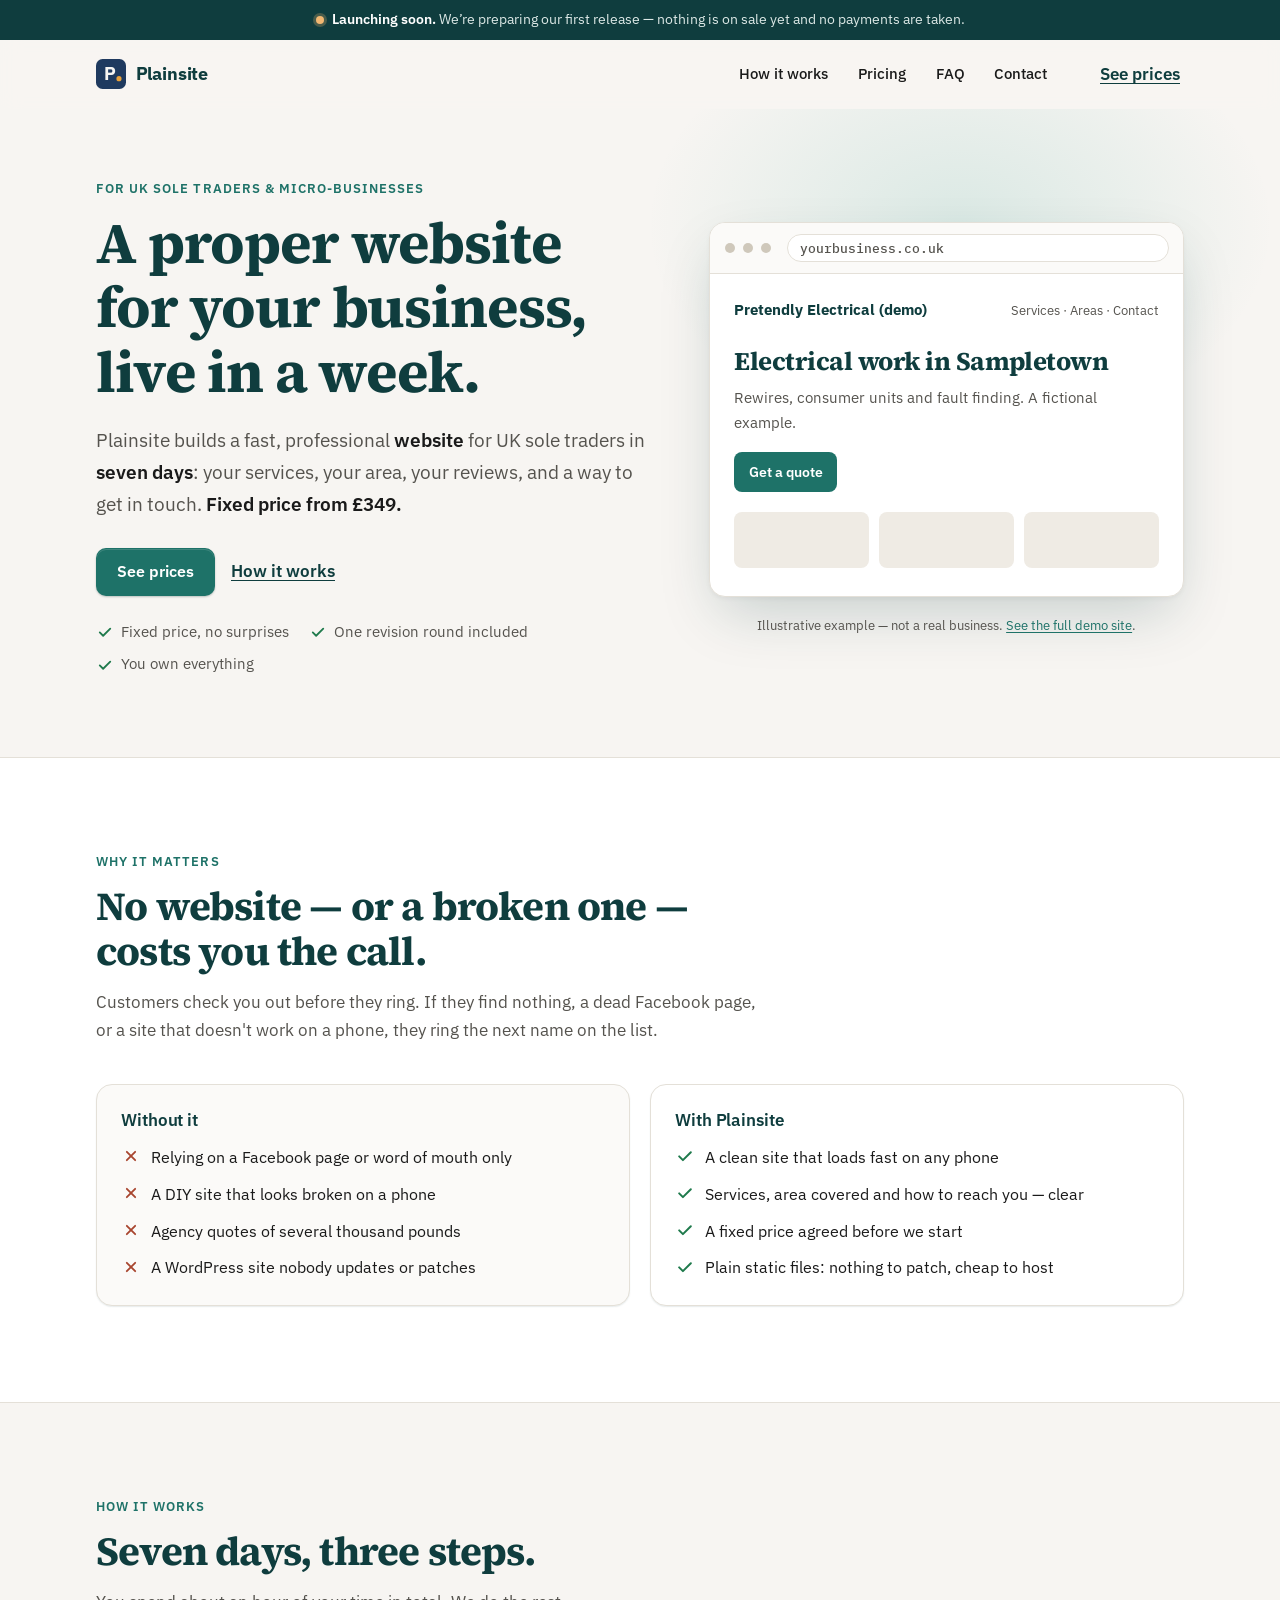
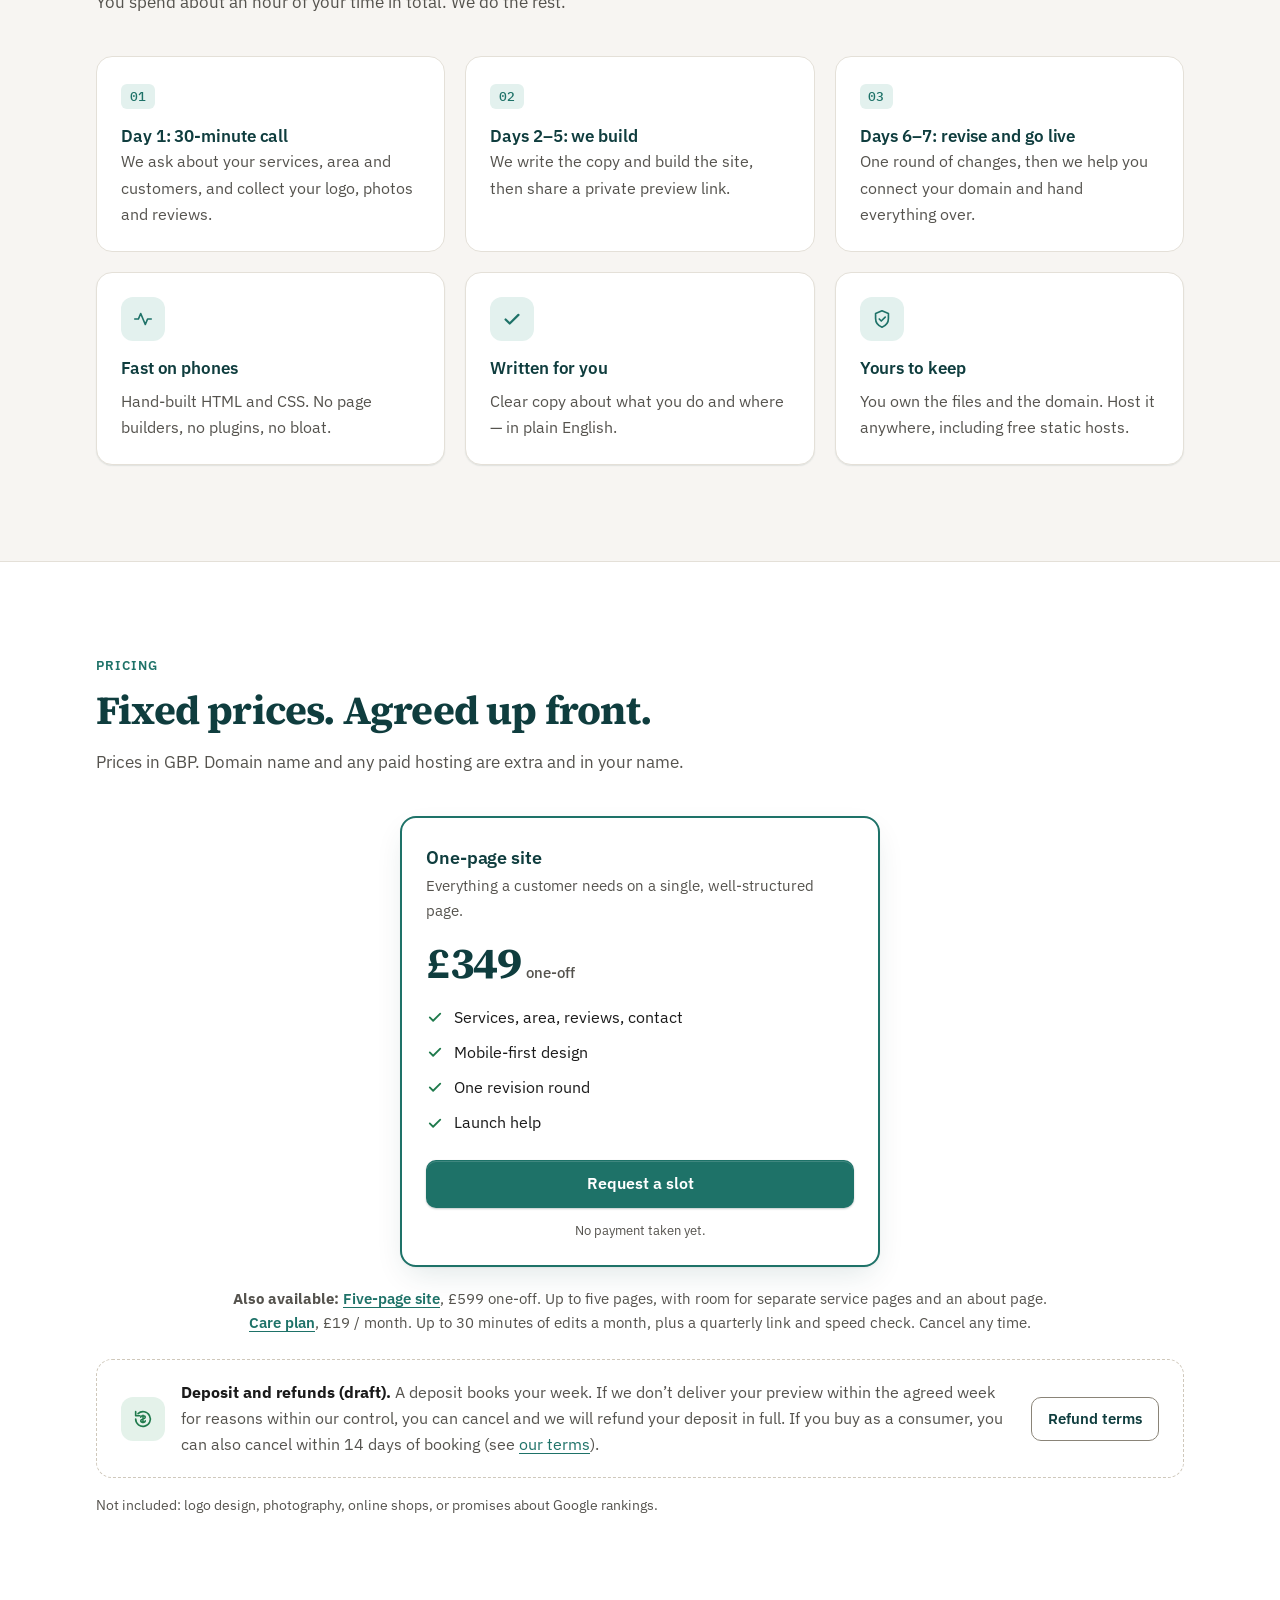
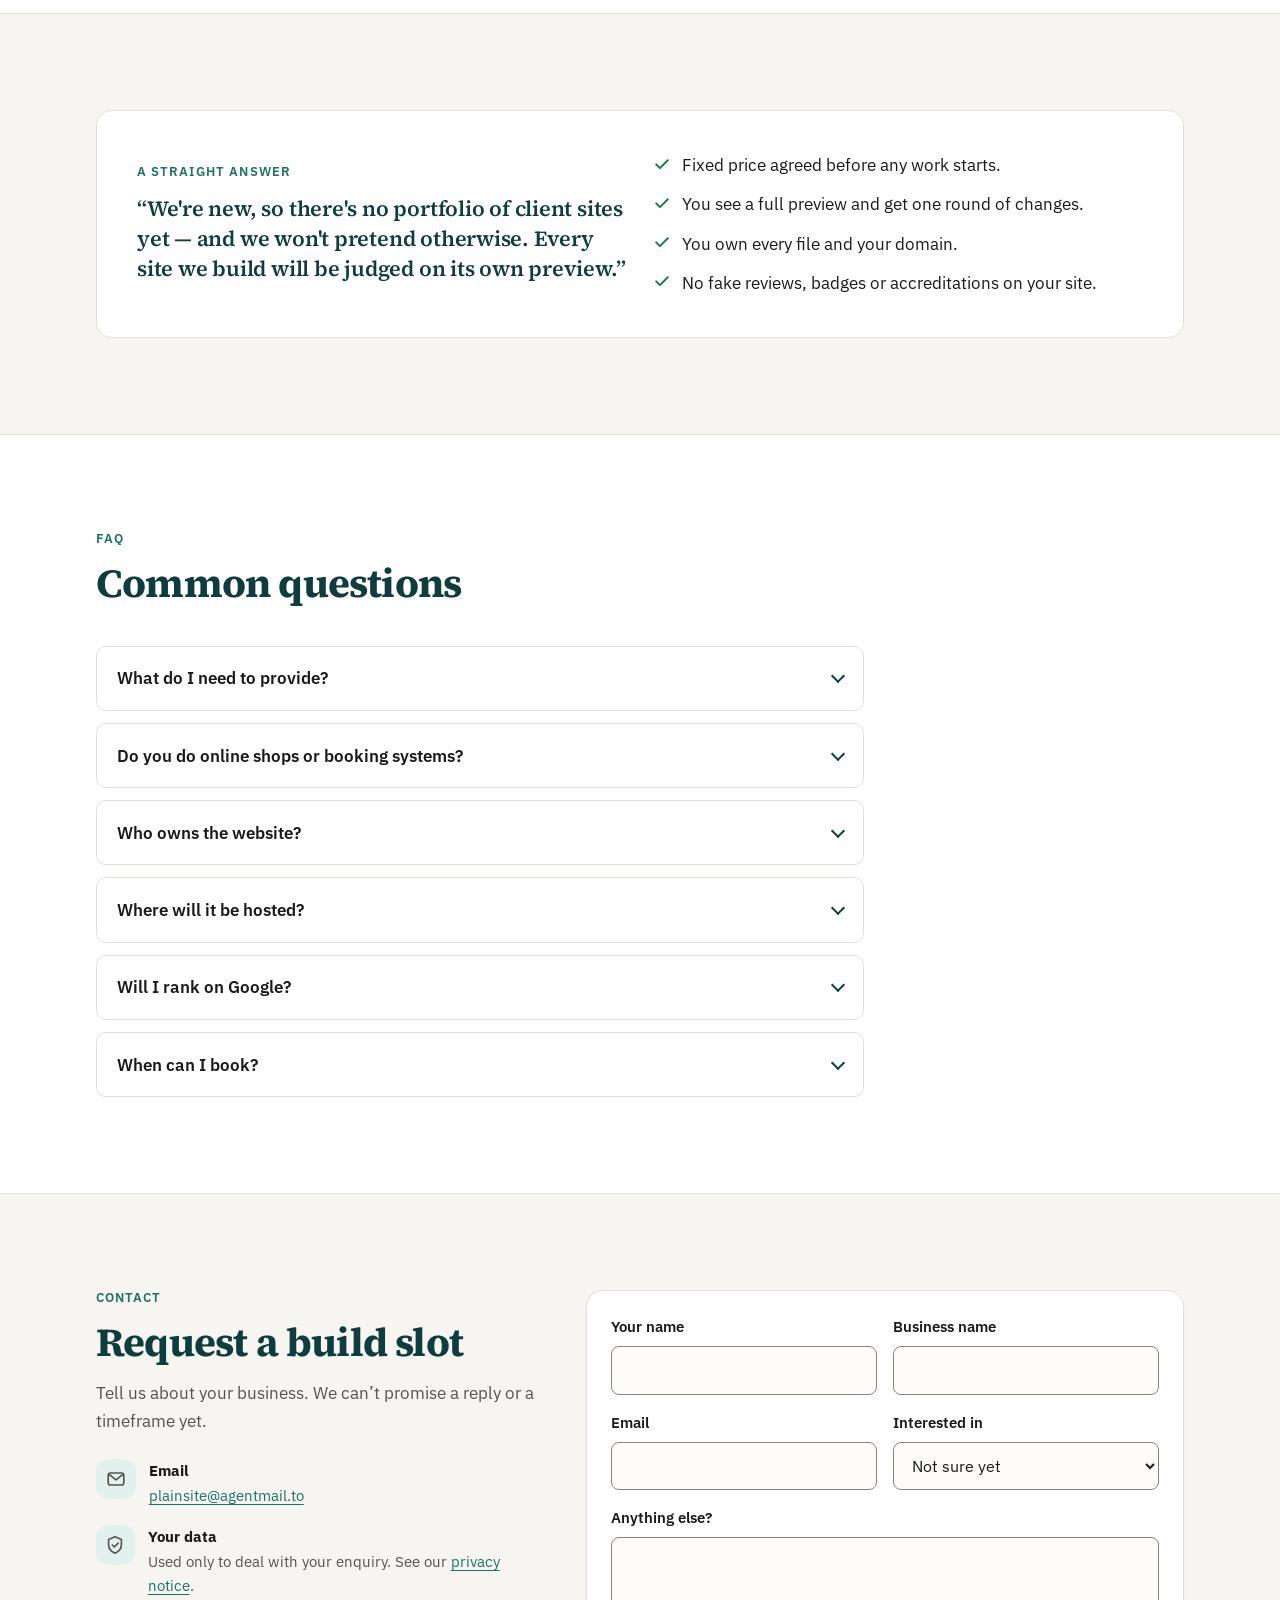
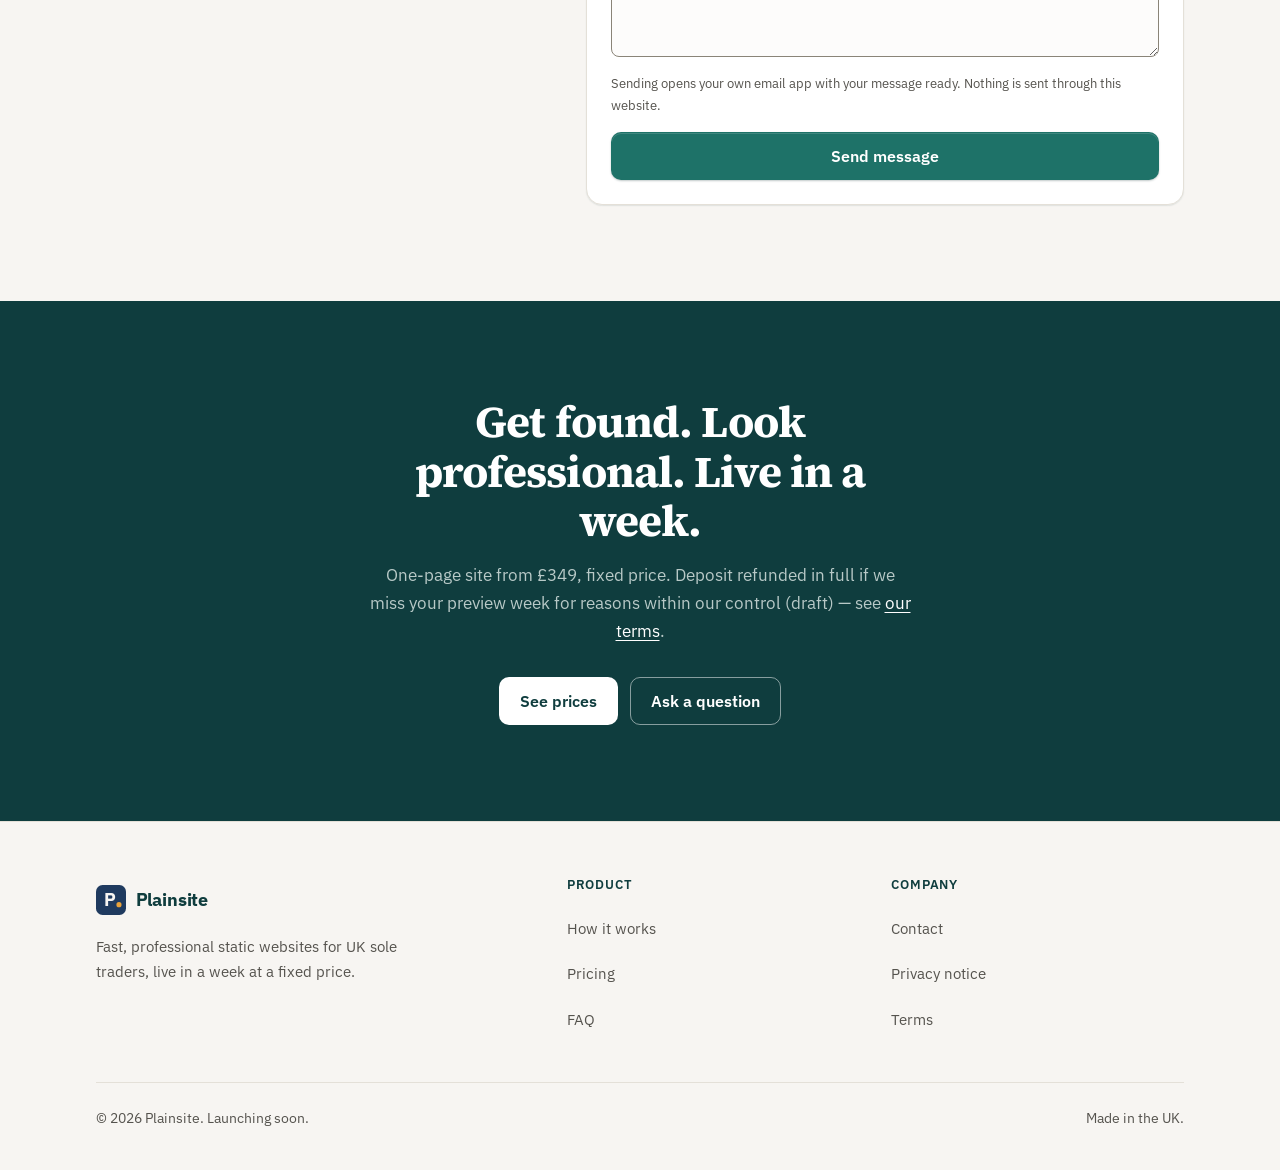
<file: index.html>
<!doctype html>
<html lang="en-GB">
<head>
  <meta charset="utf-8">
  <meta name="viewport" content="width=device-width, initial-scale=1">
  <meta http-equiv="Content-Security-Policy" content="default-src 'self'; img-src 'self' data: https://localreplyloop.goatcounter.com; style-src 'self'; script-src 'self'; font-src 'self'; connect-src 'self'; form-action 'self'; base-uri 'self'; object-src 'none'">
  <meta name="referrer" content="strict-origin-when-cross-origin">
  <title>Plainsite — websites for UK sole traders, live in a week</title>
  <meta name="description" content="A fast, professional website for UK sole traders in seven days. Fixed price from £349, one revision round, no WordPress to maintain.">
  <meta name="theme-color" content="#1F3A5F">
  <meta property="og:type" content="website">
  <meta property="og:title" content="Plainsite — websites for UK sole traders, live in a week">
  <meta property="og:description" content="A fast, professional website for UK sole traders in seven days. Fixed price from £349, one revision round, no WordPress to maintain.">
  <meta property="og:image" content="https://evanturner557-del.github.io/plainsite/assets/og.png">
  <meta property="og:image:width" content="1200">
  <meta property="og:image:height" content="630">
  <meta property="og:image:alt" content="Plainsite logo with the headline: A proper website for your business, live in a week.">
  <meta property="og:site_name" content="Plainsite">
  <meta property="og:locale" content="en_GB">
  <meta property="og:url" content="https://evanturner557-del.github.io/plainsite/">
  <meta name="twitter:card" content="summary_large_image">
  <meta name="twitter:title" content="Plainsite — websites for UK sole traders, live in a week">
  <meta name="twitter:description" content="A fast, professional website for UK sole traders in seven days. Fixed price from £349, one revision round, no WordPress to maintain.">
  <meta name="twitter:image" content="https://evanturner557-del.github.io/plainsite/assets/og.png">
  <meta name="twitter:image:alt" content="Plainsite logo with the headline: A proper website for your business, live in a week.">
  <link rel="canonical" href="https://evanturner557-del.github.io/plainsite/">
  <link rel="icon" href="assets/favicon.svg" type="image/svg+xml">
  <link rel="preload" href="_shared/fonts/source-serif-4-latin-700-normal.woff2" as="font" type="font/woff2" crossorigin>
  <link rel="preload" href="_shared/fonts/ibm-plex-sans-latin-400-normal.woff2" as="font" type="font/woff2" crossorigin>
  <link rel="stylesheet" href="_shared/kit.css">
  <link rel="stylesheet" href="assets/site.css">
  <script src="assets/config.js"></script>
  <script src="assets/analytics.js" defer></script>
  <script src="_shared/kit.js" defer></script>
  <script type="application/ld+json">{"@context": "https://schema.org", "@type": "Organization", "name": "Plainsite", "url": "https://evanturner557-del.github.io/plainsite/", "logo": "https://evanturner557-del.github.io/plainsite/assets/favicon.svg", "description": "A fast, professional website for UK sole traders in seven days. Fixed price from £349, one revision round, no WordPress to maintain."}</script>
</head>
<body>
<svg width="0" height="0" aria-hidden="true" focusable="false" class="x-s5">
  <symbol id="i-check" viewBox="0 0 24 24"><path d="m5 12.5 4.5 4.5L19 7.5" fill="none" stroke="currentColor" stroke-width="2.4" stroke-linecap="round" stroke-linejoin="round"/></symbol>
  <symbol id="i-x" viewBox="0 0 24 24"><path d="M7 7l10 10M17 7 7 17" fill="none" stroke="currentColor" stroke-width="2.2" stroke-linecap="round"/></symbol>
  <symbol id="i-star" viewBox="0 0 24 24"><path d="m12 2.8 2.8 5.9 6.4.8-4.7 4.4 1.2 6.4L12 17.2l-5.7 3.1 1.2-6.4-4.7-4.4 6.4-.8z" fill="currentColor"/></symbol>
  <symbol id="i-chat" viewBox="0 0 24 24"><path d="M4 6.5A2.5 2.5 0 0 1 6.5 4h11A2.5 2.5 0 0 1 20 6.5v7a2.5 2.5 0 0 1-2.5 2.5H11l-4.5 4v-4A2.5 2.5 0 0 1 4 13.5z" fill="none" stroke="currentColor" stroke-width="1.8" stroke-linejoin="round"/></symbol>
  <symbol id="i-shield" viewBox="0 0 24 24"><path d="M12 3 5 6v5.5c0 4.3 3 7.9 7 9.5 4-1.6 7-5.2 7-9.5V6z" fill="none" stroke="currentColor" stroke-width="1.8" stroke-linejoin="round"/><path d="m9 12 2.2 2.2L15.5 10" fill="none" stroke="currentColor" stroke-width="1.8" stroke-linecap="round" stroke-linejoin="round"/></symbol>
  <symbol id="i-pin" viewBox="0 0 24 24"><path d="M12 21s-6.5-5.6-6.5-11a6.5 6.5 0 0 1 13 0c0 5.4-6.5 11-6.5 11z" fill="none" stroke="currentColor" stroke-width="1.8"/><circle cx="12" cy="10" r="2.3" fill="none" stroke="currentColor" stroke-width="1.8"/></symbol>
  <symbol id="i-pulse" viewBox="0 0 24 24"><path d="M3 12h4l2.5-6 5 12 2.5-6h4" fill="none" stroke="currentColor" stroke-width="1.8" stroke-linecap="round" stroke-linejoin="round"/></symbol>
  <symbol id="i-user" viewBox="0 0 24 24"><circle cx="12" cy="8.5" r="3.5" fill="none" stroke="currentColor" stroke-width="1.8"/><path d="M5 20c.8-3.6 3.6-5.5 7-5.5s6.2 1.9 7 5.5" fill="none" stroke="currentColor" stroke-width="1.8" stroke-linecap="round"/></symbol>
  <symbol id="i-cross" viewBox="0 0 24 24"><rect x="4" y="4" width="16" height="16" rx="4" fill="none" stroke="currentColor" stroke-width="1.8"/><path d="M12 8.5v7M8.5 12h7" stroke="currentColor" stroke-width="1.8" stroke-linecap="round"/></symbol>
  <symbol id="i-mail" viewBox="0 0 24 24"><rect x="3.5" y="5.5" width="17" height="13" rx="2.5" fill="none" stroke="currentColor" stroke-width="1.8"/><path d="m4.5 7 7.5 6 7.5-6" fill="none" stroke="currentColor" stroke-width="1.8" stroke-linejoin="round"/></symbol>
  <symbol id="i-clock" viewBox="0 0 24 24"><circle cx="12" cy="12" r="8.5" fill="none" stroke="currentColor" stroke-width="1.8"/><path d="M12 7.5V12l3 2" fill="none" stroke="currentColor" stroke-width="1.8" stroke-linecap="round"/></symbol>
  <symbol id="i-info" viewBox="0 0 24 24"><circle cx="12" cy="12" r="9" fill="none" stroke="currentColor" stroke-width="2"/><path d="M12 11v5.5M12 7.6v.1" stroke="currentColor" stroke-width="2.2" stroke-linecap="round"/></symbol>
  <symbol id="i-refund" viewBox="0 0 24 24"><path d="M4 12a8 8 0 1 0 2.6-5.9M4 4v4.5h4.5" fill="none" stroke="currentColor" stroke-width="1.8" stroke-linecap="round" stroke-linejoin="round"/><path d="M12 8v8M9.5 10.2c0-1 1.1-1.7 2.5-1.7s2.5.7 2.5 1.7c0 2.3-5 1.3-5 3.6 0 1 1.1 1.7 2.5 1.7s2.5-.7 2.5-1.7" fill="none" stroke="currentColor" stroke-width="1.6" stroke-linecap="round"/></symbol>
  <symbol id="i-menu" viewBox="0 0 24 24"><path d="M4 7h16M4 12h16M4 17h16" stroke="currentColor" stroke-width="2" stroke-linecap="round"/></symbol>
</svg>
<a class="skip-link" href="#main">Skip to content</a>
<div class="announce" role="region" aria-label="Site notice"><div class="container"><span class="dot" aria-hidden="true"></span><span><strong>Launching soon.</strong> We’re preparing our first release — nothing is on sale yet and no payments are taken.</span></div></div>
<header class="site-header">
  <div class="container">
    <a class="brand" href="./"><svg viewBox="0 0 64 64" aria-hidden="true"><rect width="64" height="64" rx="14" fill="#1F3A5F"/><text x="30" y="45" text-anchor="middle" font-family="Source Serif 4, Georgia, serif" font-weight="700" font-size="38" fill="#F7F5F2">P</text><circle cx="49" cy="42" r="5.5" fill="#E9A23B"/></svg>Plainsite</a>
    <nav class="nav" aria-label="Primary"><a href="#how">How it works</a><a href="#pricing">Pricing</a><a href="#faq">FAQ</a><a href="#contact">Contact</a></nav>
    <a class="header-cta header-link" href="#pricing" data-cta="header">See prices</a>
    <button class="nav-toggle" type="button" aria-controls="mobile-nav" aria-expanded="false" aria-label="Open menu"><svg aria-hidden="true"><use href="#i-menu"/></svg></button>
  </div>
  <nav class="mobile-nav" id="mobile-nav" aria-label="Mobile"><a href="#how">How it works</a><a href="#pricing">Pricing</a><a href="#faq">FAQ</a><a href="#contact">Contact</a><a href="#pricing" data-cta="mobile-nav">See prices</a></nav>
</header>
<main id="main">
  <section class="hero">
    <div class="container hero__grid">
      <div>
        <span class="eyebrow">For UK sole traders &amp; micro-businesses</span>
        <h1>A proper website for your business, live in a week.</h1>
        <p class="lede">Plainsite builds a fast, professional <strong>website</strong> for UK sole traders in <strong>seven days</strong>: your services, your area, your reviews, and a way to get in touch. <strong>Fixed price from £349.</strong></p>
        <div class="btn-row">
          <a class="btn btn--primary" href="#pricing" data-cta="hero">See prices</a>
          <a class="text-link" href="#how" data-cta="hero-secondary">How it works</a>
        </div>
        <ul class="assurances"><li><svg aria-hidden="true"><use href="#i-check"/></svg>Fixed price, no surprises</li><li><svg aria-hidden="true"><use href="#i-check"/></svg>One revision round included</li><li><svg aria-hidden="true"><use href="#i-check"/></svg>You own everything</li></ul>
      </div>
      <figure class="mock x-s6" aria-label="Illustrative example of a finished website">
        <div class="browser"><div class="browser__bar"><i></i><i></i><i></i><span class="browser__url">yourbusiness.co.uk</span></div>
          <div class="browser__body"><div class="browser__nav"><b>Pretendly Electrical (demo)</b><span>Services · Areas · Contact</span></div>
            <p class="browser__h">Electrical work in Sampletown</p><p class="browser__p">Rewires, consumer units and fault finding. A fictional example.</p><span class="browser__cta">Get a quote</span>
            <div class="browser__tiles"><span></span><span></span><span></span></div></div></div><figcaption class="mock__caption">Illustrative example — not a real business. <a href="demo/">See the full demo site</a>.</figcaption></figure>
    </div>
  </section>
  <section class="section section--tint" id="why">
    <div class="container">
      <div class="section-head"><span class="eyebrow">Why it matters</span><h2>No website — or a broken one — costs you the call.</h2><p>Customers check you out before they ring. If they find nothing, a dead Facebook page, or a site that doesn&#x27;t work on a phone, they ring the next name on the list.</p></div>
      <div class="contrast">
        <div class="card card--before"><h3>Without it</h3><ul><li><svg class="x" aria-hidden="true"><use href="#i-x"/></svg>Relying on a Facebook page or word of mouth only</li><li><svg class="x" aria-hidden="true"><use href="#i-x"/></svg>A DIY site that looks broken on a phone</li><li><svg class="x" aria-hidden="true"><use href="#i-x"/></svg>Agency quotes of several thousand pounds</li><li><svg class="x" aria-hidden="true"><use href="#i-x"/></svg>A WordPress site nobody updates or patches</li></ul></div>
        <div class="card"><h3>With Plainsite</h3><ul><li><svg class="ok" aria-hidden="true"><use href="#i-check"/></svg>A clean site that loads fast on any phone</li><li><svg class="ok" aria-hidden="true"><use href="#i-check"/></svg>Services, area covered and how to reach you — clear</li><li><svg class="ok" aria-hidden="true"><use href="#i-check"/></svg>A fixed price agreed before we start</li><li><svg class="ok" aria-hidden="true"><use href="#i-check"/></svg>Plain static files: nothing to patch, cheap to host</li></ul></div>
      </div>
    </div>
  </section>
  <section class="section" id="how">
    <div class="container">
      <div class="section-head"><span class="eyebrow">How it works</span><h2>Seven days, three steps.</h2><p>You spend about an hour of your time in total. We do the rest.</p></div>
      <div class="steps"><div class="step"><span class="step__n">01</span><h3>Day 1: 30-minute call</h3><p>We ask about your services, area and customers, and collect your logo, photos and reviews.</p></div><div class="step"><span class="step__n">02</span><h3>Days 2–5: we build</h3><p>We write the copy and build the site, then share a private preview link.</p></div><div class="step"><span class="step__n">03</span><h3>Days 6–7: revise and go live</h3><p>One round of changes, then we help you connect your domain and hand everything over.</p></div></div>
      <div class="grid grid--3 x-s7"><div class="card"><div class="icon"><svg aria-hidden="true"><use href="#i-pulse"/></svg></div><h3>Fast on phones</h3><p>Hand-built HTML and CSS. No page builders, no plugins, no bloat.</p></div><div class="card"><div class="icon"><svg aria-hidden="true"><use href="#i-check"/></svg></div><h3>Written for you</h3><p>Clear copy about what you do and where — in plain English.</p></div><div class="card"><div class="icon"><svg aria-hidden="true"><use href="#i-shield"/></svg></div><h3>Yours to keep</h3><p>You own the files and the domain. Host it anywhere, including free static hosts.</p></div></div>
    </div>
  </section>
  <section class="section section--tint" id="pricing">
    <div class="container">
      <div class="section-head"><span class="eyebrow">Pricing</span><h2>Fixed prices. Agreed up front.</h2><p>Prices in GBP. Domain name and any paid hosting are extra and in your name.</p></div>
      <div class="pricing pricing--single"><article class="tier tier--featured"><h3>One-page site</h3><p class="tier__for">Everything a customer needs on a single, well-structured page.</p>
          <p class="price"><b>£349</b><span>one-off</span></p><ul class="checks"><li><svg aria-hidden="true"><use href="#i-check"/></svg>Services, area, reviews, contact</li><li><svg aria-hidden="true"><use href="#i-check"/></svg>Mobile-first design</li><li><svg aria-hidden="true"><use href="#i-check"/></svg>One revision round</li><li><svg aria-hidden="true"><use href="#i-check"/></svg>Launch help</li></ul><div class="cta-wrap"><a class="btn btn--primary btn--block" href="#contact" data-cta="enquire" data-plan="one-page">Request a slot</a><p class="sub">No payment taken yet.</p></div></article></div>
      <p class="tier-more"><strong>Also available:</strong> <a href="#contact" data-cta="enquire-more" data-plan="five-page">Five-page site</a>, £599 one-off. Up to five pages, with room for separate service pages and an about page.<br><a href="#contact" data-cta="enquire-more" data-plan="care">Care plan</a>, £19 / month. Up to 30 minutes of edits a month, plus a quarterly link and speed check. Cancel any time.</p>
      <div class="guarantee"><div class="icon"><svg aria-hidden="true"><use href="#i-refund"/></svg></div><p><strong>Deposit and refunds <span data-draft="refund">(draft)</span>.</strong> A deposit books your week. If we don’t deliver your preview within the agreed week for reasons within our control, you can cancel and we will refund your deposit in full. If you buy as a consumer, you can also cancel within 14 days of booking (see <a href="terms.html#refunds">our terms</a>).</p><a class="btn btn--ghost btn--sm" href="terms.html#refunds">Refund terms</a></div>
      <p class="fineprint">Not included: logo design, photography, online shops, or promises about Google rankings.</p>
    </div>
  </section>
  <section class="section" id="honest">
    <div class="container"><div class="note-card"><div><span class="eyebrow">A straight answer</span><blockquote>“We&#x27;re new, so there&#x27;s no portfolio of client sites yet — and we won&#x27;t pretend otherwise. Every site we build will be judged on its own preview.”</blockquote></div><ul class="promise-list"><li><svg aria-hidden="true"><use href="#i-check"/></svg><span>Fixed price agreed before any work starts.</span></li><li><svg aria-hidden="true"><use href="#i-check"/></svg><span>You see a full preview and get one round of changes.</span></li><li><svg aria-hidden="true"><use href="#i-check"/></svg><span>You own every file and your domain.</span></li><li><svg aria-hidden="true"><use href="#i-check"/></svg><span>No fake reviews, badges or accreditations on your site.</span></li></ul></div></div>
  </section>
  <section class="section section--tint" id="faq">
    <div class="container"><div class="section-head"><span class="eyebrow">FAQ</span><h2>Common questions</h2></div><div class="faq"><details><summary>What do I need to provide?</summary><p>Your logo if you have one, a few photos of your work, and any reviews you&#x27;re happy to show. We&#x27;ll write the words with you.</p></details><details><summary>Do you do online shops or booking systems?</summary><p>Not in these packages. We can link to a booking tool you already use.</p></details><details><summary>Who owns the website?</summary><p>You do — the files, the domain and the content. There&#x27;s no lock-in.</p></details><details><summary>Where will it be hosted?</summary><p>Anywhere you like. Static sites can run on free or very cheap hosting, and we&#x27;ll help you set it up in your name.</p></details><details><summary>Will I rank on Google?</summary><p>We build it properly — fast, mobile-friendly, clear titles — but nobody can honestly promise rankings.</p></details><details><summary>When can I book?</summary><p>We’re opening the first build slots soon. Booking isn’t open yet. No payment is taken today.</p></details></div></div>
  </section>
<section class="section" id="contact">
    <div class="container contact-grid">
      <div>
        <span class="eyebrow">Contact</span>
        <h2 class="x-s8">Request a build slot</h2>
        <p class="x-s9">Tell us about your business. We can’t promise a reply or a timeframe yet.</p>
        <ul class="contact-points"><li><span class="icon" aria-hidden="true"><svg><use href="#i-mail"/></svg></span><span><b>Email</b><a href="mailto:plainsite@agentmail.to">plainsite@agentmail.to</a></span></li>
          <li><span class="icon" aria-hidden="true"><svg><use href="#i-shield"/></svg></span><span><b>Your data</b>Used only to deal with your enquiry. See our <a href="privacy.html">privacy notice</a>.</span></li></ul>
      </div>
      <form class="form" data-contact data-email="plainsite@agentmail.to" data-subject="Plainsite enquiry" novalidate>
        <div class="row-2">
          <div class="field"><label for="f-name">Your name</label><input id="f-name" name="name" autocomplete="name" required></div>
          <div class="field"><label for="f-business">Business name</label><input id="f-business" name="business" autocomplete="organization" required></div>
        </div>
        <div class="row-2">
          <div class="field"><label for="f-email">Email</label><input id="f-email" name="email" type="email" autocomplete="email" required></div>
          <div class="field"><label for="f-plan">Interested in</label><select id="f-plan" name="plan"><option value="">Not sure yet</option><option value="one-page">One-page site (£349)</option><option value="five-page">Five-page site (£599)</option><option value="care">Care plan (£19)</option></select></div>
        </div>
        <div class="field"><label for="f-message">Anything else?</label><textarea id="f-message" name="message"></textarea></div>
        <p class="hint">Sending opens your own email app with your message ready. Nothing is sent through this website.</p>
        <button class="btn btn--primary" type="submit">Send message</button>
        <p class="form-status" role="status" aria-live="polite"></p>
      </form>
    </div>
  </section>
  <section class="section section--ink">
    <div class="container final-cta"><h2>Get found. Look professional. Live in a week.</h2><p>One-page site from £349, fixed price. Deposit refunded in full if we miss your preview week for reasons within our control (draft) — see <a href="terms.html#refunds">our terms</a>.</p>
      <div class="btn-row"><a class="btn btn--light" href="#pricing" data-cta="final">See prices</a><a class="btn btn--outline-light" href="#contact" data-cta="final-contact">Ask a question</a></div></div>
  </section>
</main>
<footer class="site-footer">
  <div class="container">
    <div class="footer-grid">
      <div><a class="brand" href="./"><svg viewBox="0 0 64 64" aria-hidden="true"><rect width="64" height="64" rx="14" fill="#1F3A5F"/><text x="30" y="45" text-anchor="middle" font-family="Source Serif 4, Georgia, serif" font-weight="700" font-size="38" fill="#F7F5F2">P</text><circle cx="49" cy="42" r="5.5" fill="#E9A23B"/></svg>Plainsite</a><p class="x-s10">Fast, professional static websites for UK sole traders, live in a week at a fixed price.</p></div>
      <div><h2>Product</h2><ul><li><a href="#how">How it works</a></li><li><a href="#pricing">Pricing</a></li><li><a href="#faq">FAQ</a></li></ul></div>
      <div><h2>Company</h2><ul><li><a href="#contact">Contact</a></li><li><a href="privacy.html">Privacy notice</a></li><li><a href="terms.html">Terms</a></li></ul></div>
    </div>
    <div class="footer-base"><span>© <span data-year>2026</span> Plainsite. Launching soon.</span><span>Made in the UK.</span></div>
  </div>
</footer>
</body>
</html>
</file>
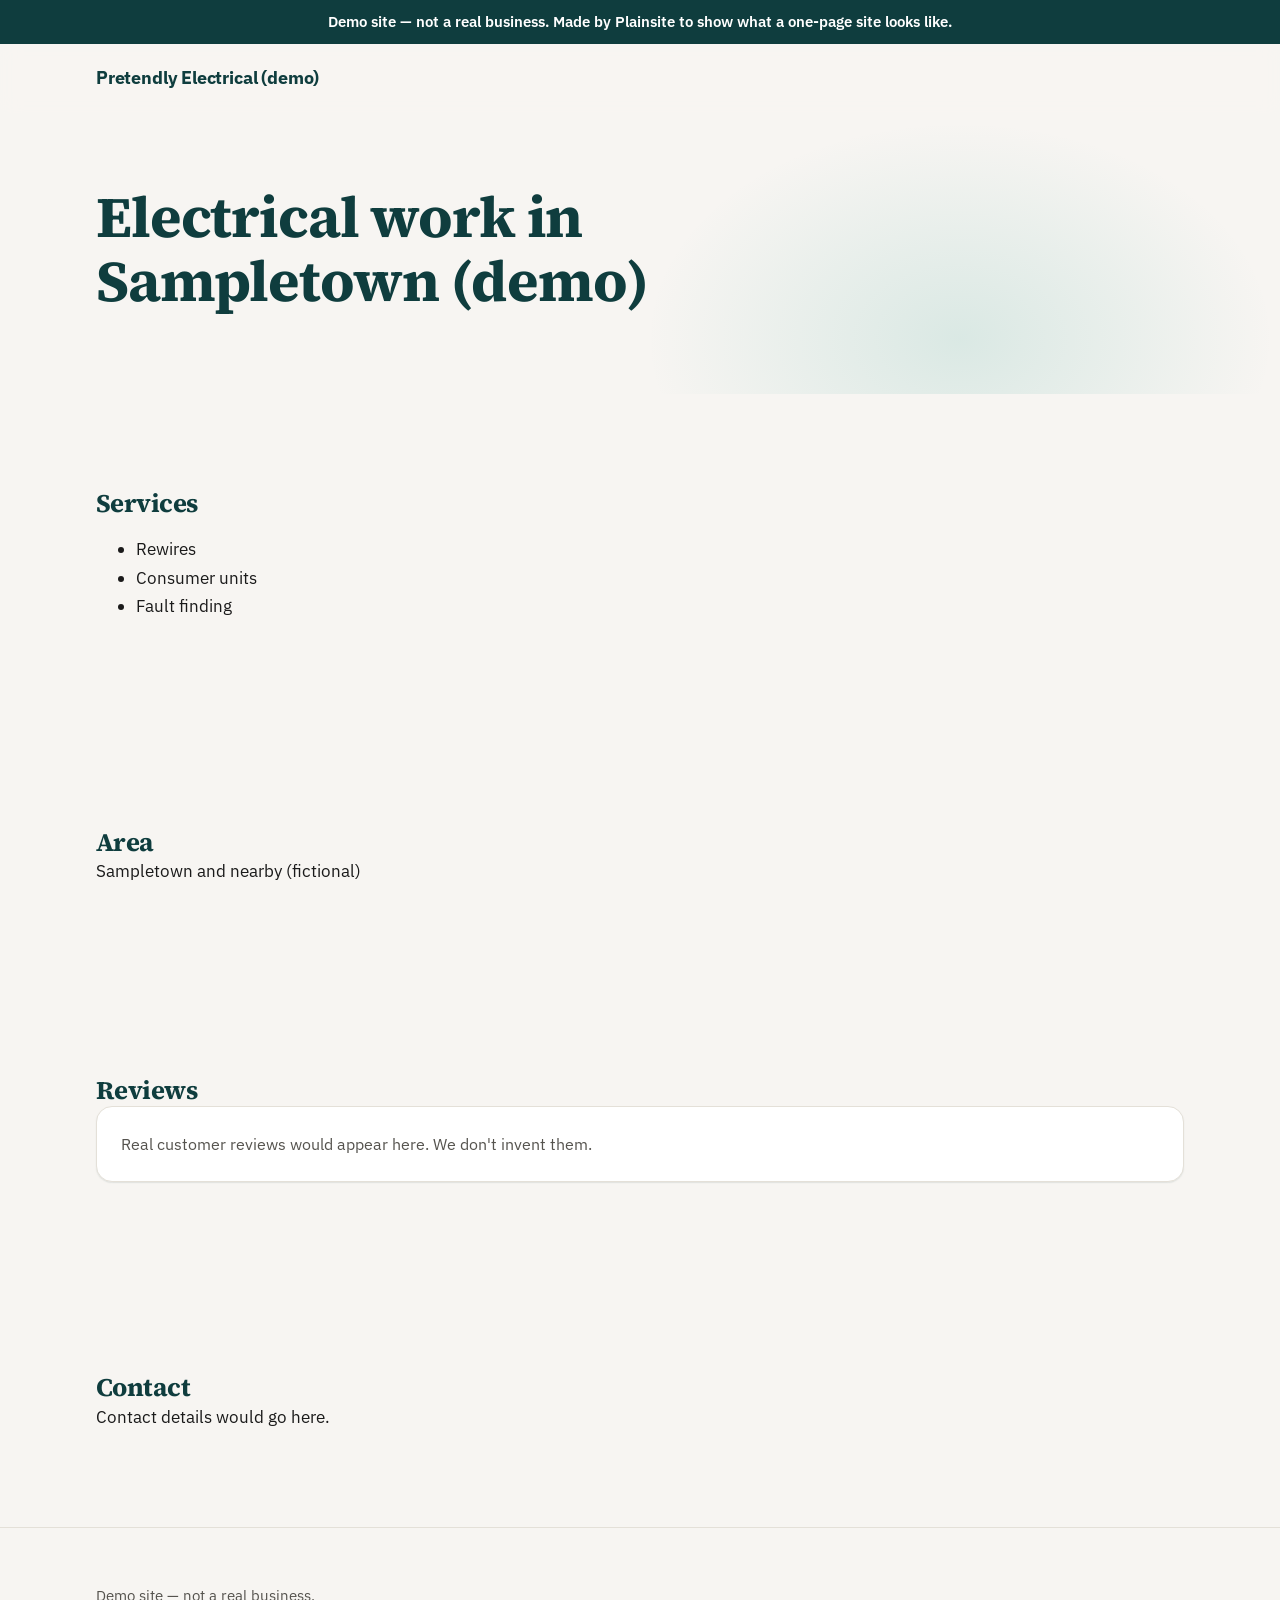
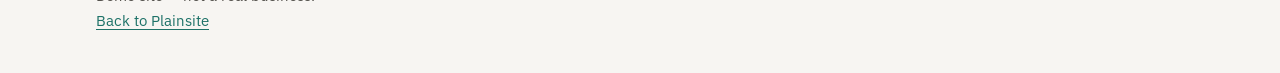
<file: demo/index.html>
<!doctype html>
<html lang="en-GB">
<head>
  <meta charset="utf-8">
  <meta name="viewport" content="width=device-width, initial-scale=1">
  <meta http-equiv="Content-Security-Policy" content="default-src 'self'; img-src 'self' data: https://localreplyloop.goatcounter.com; style-src 'self'; script-src 'self'; font-src 'self'; connect-src 'self'; form-action 'self'; base-uri 'self'; object-src 'none'">
  <meta name="referrer" content="strict-origin-when-cross-origin">
  <meta name="robots" content="noindex">
  <title>Pretendly Electrical (demo) — Plainsite example</title>
  <link rel="icon" href="../assets/favicon.svg" type="image/svg+xml">
  <link rel="stylesheet" href="../_shared/kit.css">
  <link rel="stylesheet" href="../assets/site.css">
</head>
<body>
<div class="demo-banner" role="note">Demo site — not a real business. Made by Plainsite to show what a one-page site looks like.</div>
<header class="site-header"><div class="container"><span class="brand">Pretendly Electrical (demo)</span></div></header>
<main id="main">
  <section class="hero"><div class="container">
    <h1>Electrical work in Sampletown (demo)</h1>
  </div></section>
  <section class="section" id="services"><div class="container">
    <h2>Services</h2>
    <ul>
      <li>Rewires</li>
      <li>Consumer units</li>
      <li>Fault finding</li>
    </ul>
  </div></section>
  <section class="section" id="area"><div class="container">
    <h2>Area</h2>
    <p>Sampletown and nearby (fictional)</p>
  </div></section>
  <section class="section" id="reviews"><div class="container">
    <h2>Reviews</h2>
    <div class="card"><p>Real customer reviews would appear here. We don't invent them.</p></div>
  </div></section>
  <section class="section" id="contact"><div class="container">
    <h2>Contact</h2>
    <p>Contact details would go here.</p>
  </div></section>
</main>
<footer class="site-footer"><div class="container">
  <p>Demo site — not a real business.</p>
  <p><a href="../">Back to Plainsite</a></p>
</div></footer>
</body>
</html>
</file>
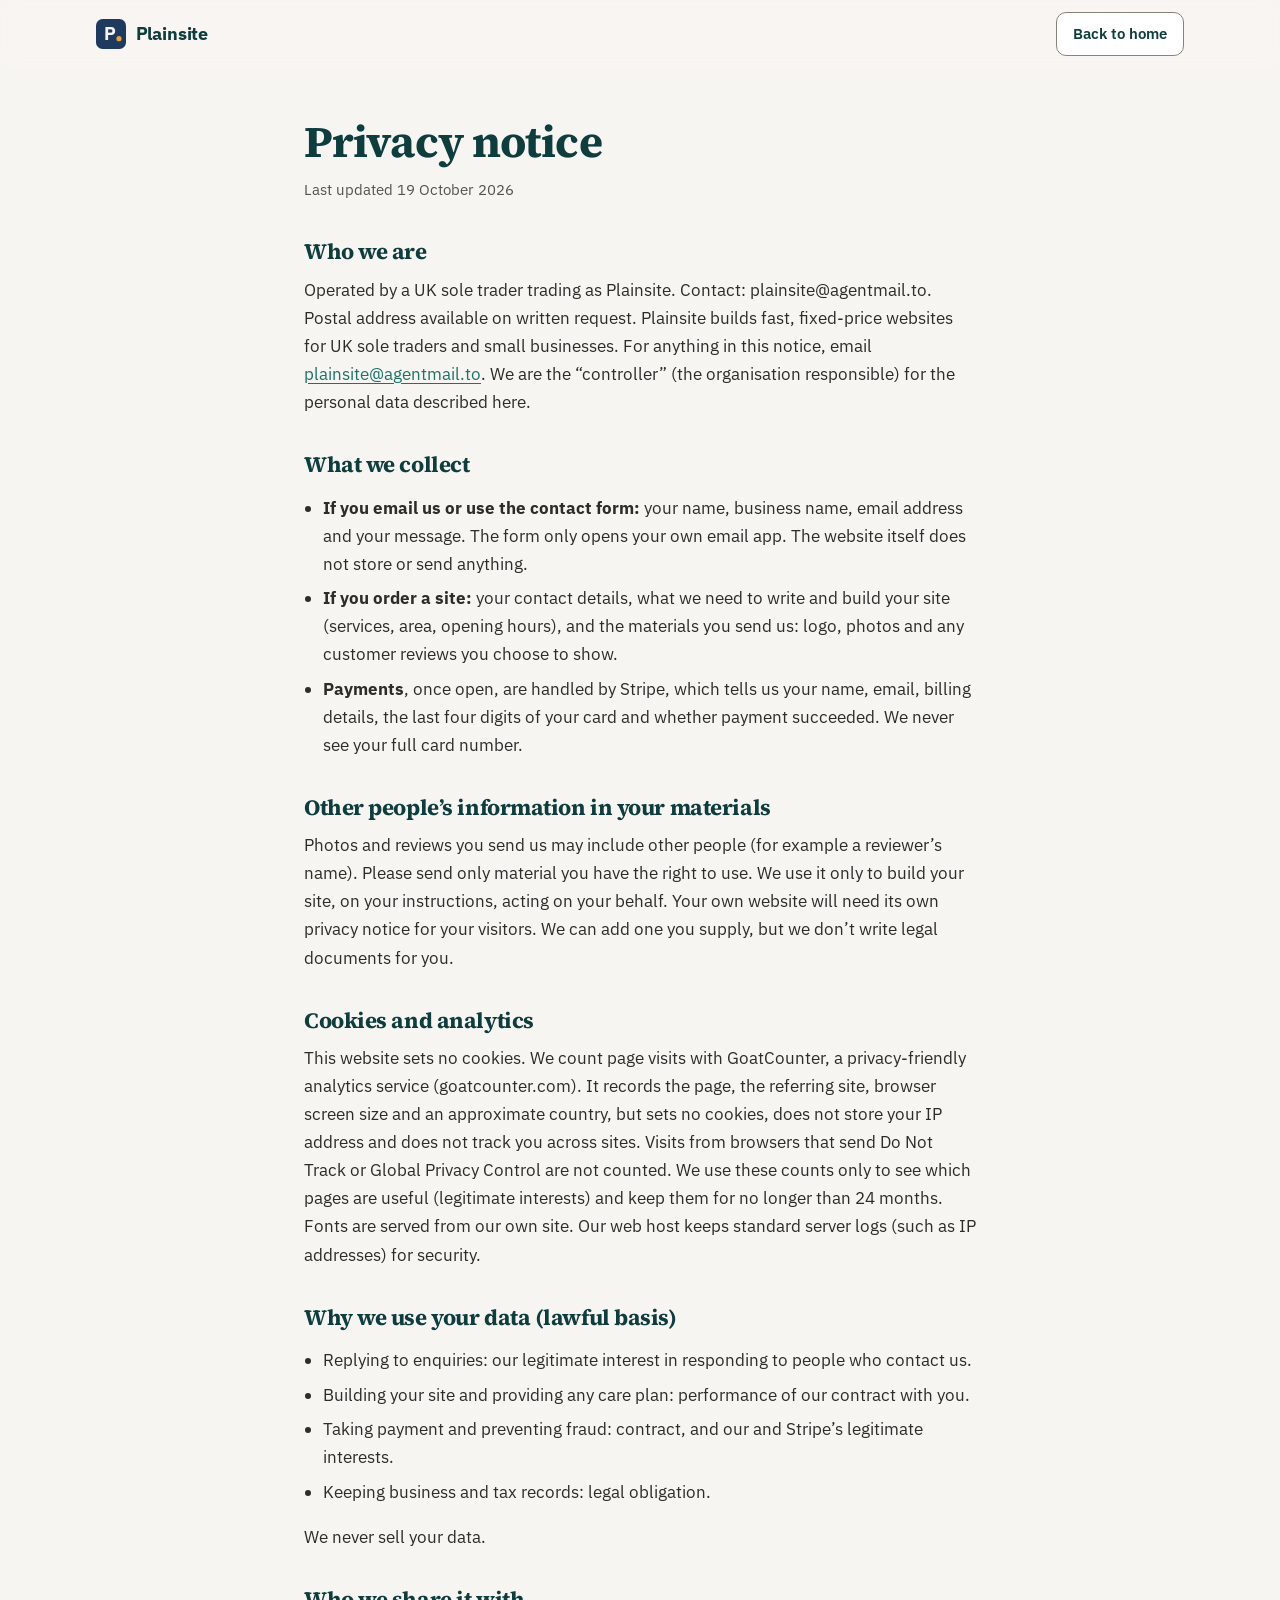
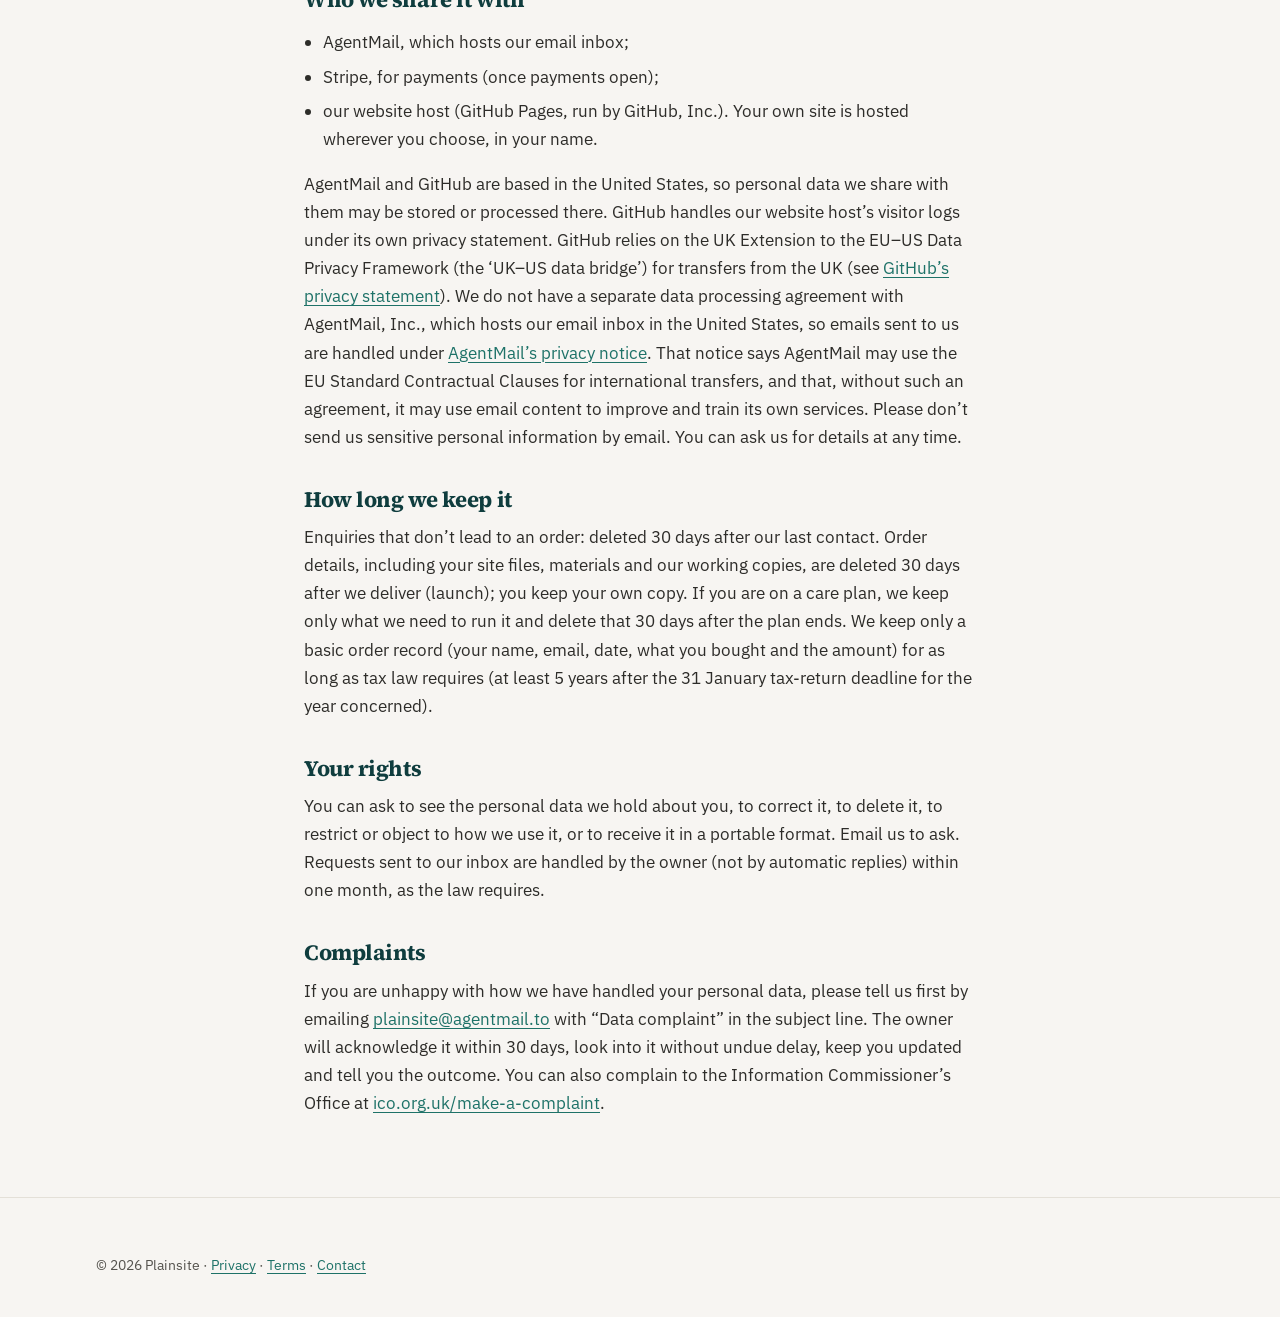
<file: privacy.html>
<!doctype html>
<html lang="en-GB">
<head>
  <meta charset="utf-8">
  <meta name="viewport" content="width=device-width, initial-scale=1">
  <meta http-equiv="Content-Security-Policy" content="default-src 'self'; img-src 'self' data: https://localreplyloop.goatcounter.com; style-src 'self'; script-src 'self'; font-src 'self'; form-action 'self'; base-uri 'self'; object-src 'none'">
  <meta name="referrer" content="strict-origin-when-cross-origin">
  <title>Privacy notice — Plainsite</title>
  <meta name="description" content="How Plainsite handles your data: what we collect, why, how long we keep it and your rights under UK GDPR.">
  <meta name="theme-color" content="#1F3A5F">
  <meta property="og:type" content="website">
  <meta property="og:title" content="Privacy notice — Plainsite">
  <meta property="og:description" content="How Plainsite handles your data: what we collect, why, how long we keep it and your rights under UK GDPR.">
  <meta property="og:image" content="https://evanturner557-del.github.io/plainsite/assets/og.png">
  <meta property="og:image:width" content="1200">
  <meta property="og:image:height" content="630">
  <meta property="og:image:alt" content="Plainsite logo with the headline: A proper website for your business, live in a week.">
  <meta property="og:site_name" content="Plainsite">
  <meta property="og:locale" content="en_GB">
  <meta property="og:url" content="https://evanturner557-del.github.io/plainsite/privacy.html">
  <meta name="twitter:card" content="summary_large_image">
  <meta name="twitter:title" content="Privacy notice — Plainsite">
  <meta name="twitter:description" content="How Plainsite handles your data: what we collect, why, how long we keep it and your rights under UK GDPR.">
  <meta name="twitter:image" content="https://evanturner557-del.github.io/plainsite/assets/og.png">
  <meta name="twitter:image:alt" content="Plainsite logo with the headline: A proper website for your business, live in a week.">
  <link rel="canonical" href="https://evanturner557-del.github.io/plainsite/privacy.html">
  <link rel="icon" href="assets/favicon.svg" type="image/svg+xml">
  <link rel="stylesheet" href="_shared/kit.css">
  <link rel="stylesheet" href="assets/site.css">
  <script src="assets/config.js"></script>
  <script src="assets/analytics.js" defer></script>
  <script src="_shared/kit.js" defer></script>
</head>
<body>
<a class="skip-link" href="#main">Skip to content</a>
<header class="site-header"><div class="container"><a class="brand" href="./"><svg viewBox="0 0 64 64" aria-hidden="true"><rect width="64" height="64" rx="14" fill="#1F3A5F"/><text x="30" y="45" text-anchor="middle" font-family="Source Serif 4, Georgia, serif" font-weight="700" font-size="38" fill="#F7F5F2">P</text><circle cx="49" cy="42" r="5.5" fill="#E9A23B"/></svg>Plainsite</a><a class="btn btn--ghost btn--sm x-s1" href="./">Back to home</a></div></header>
<main id="main" class="legal"><div class="container"><h1>Privacy notice</h1><p class="updated">Last updated 19 October 2026</p>
<h2>Who we are</h2>
<p><span>Operated by a UK sole trader trading as Plainsite. Contact: plainsite@agentmail.to. Postal address available on written request.</span> Plainsite builds fast, fixed-price websites for UK sole traders and small businesses. For anything in this notice, email <a href="mailto:plainsite@agentmail.to">plainsite@agentmail.to</a>. We are the “controller” (the organisation responsible) for the personal data described here.</p>
<h2>What we collect</h2>
<ul>
  <li><strong>If you email us or use the contact form:</strong> your name, business name, email address and your message. The form only opens your own email app. The website itself does not store or send anything.</li>
  <li><strong>If you order a site:</strong> your contact details, what we need to write and build your site (services, area, opening hours), and the materials you send us: logo, photos and any customer reviews you choose to show.</li>
  <li><strong>Payments</strong>, once open, are handled by Stripe, which tells us your name, email, billing details, the last four digits of your card and whether payment succeeded. We never see your full card number.</li>
</ul>
<h2>Other people’s information in your materials</h2>
<p>Photos and reviews you send us may include other people (for example a reviewer’s name). Please send only material you have the right to use. We use it only to build your site, on your instructions, acting on your behalf. Your own website will need its own privacy notice for your visitors. We can add one you supply, but we don’t write legal documents for you.</p>
<h2>Cookies and analytics</h2>
<p>This website sets no cookies. We count page visits with GoatCounter, a privacy-friendly analytics service (goatcounter.com). It records the page, the referring site, browser screen size and an approximate country, but sets no cookies, does not store your IP address and does not track you across sites. Visits from browsers that send Do Not Track or Global Privacy Control are not counted. We use these counts only to see which pages are useful (legitimate interests) and keep them for no longer than 24 months. Fonts are served from our own site. Our web host keeps standard server logs (such as IP addresses) for security.</p>
<h2>Why we use your data (lawful basis)</h2>
<ul>
  <li>Replying to enquiries: our legitimate interest in responding to people who contact us.</li>
  <li>Building your site and providing any care plan: performance of our contract with you.</li>
  <li>Taking payment and preventing fraud: contract, and our and Stripe’s legitimate interests.</li>
  <li>Keeping business and tax records: legal obligation.</li>
</ul>
<p>We never sell your data.</p>
<h2>Who we share it with</h2>
<ul>
  <li>AgentMail, which hosts our email inbox;</li>
  <li>Stripe, for payments (once payments open);</li>
  <li>our website host (GitHub Pages, run by GitHub, Inc.). Your own site is hosted wherever you choose, in your name.</li>
</ul>
<p>AgentMail and GitHub are based in the United States, so personal data we share with them may be stored or processed there. GitHub handles our website host’s visitor logs under its own privacy statement. GitHub relies on the UK Extension to the EU–US Data Privacy Framework (the ‘UK–US data bridge’) for transfers from the UK (see <a href="https://docs.github.com/en/site-policy/privacy-policies/github-general-privacy-statement" rel="noopener">GitHub’s privacy statement</a>). We do not have a separate data processing agreement with AgentMail, Inc., which hosts our email inbox in the United States, so emails sent to us are handled under <a href="https://www.agentmail.to/legal/privacy" rel="noopener">AgentMail’s privacy notice</a>. That notice says AgentMail may use the EU Standard Contractual Clauses for international transfers, and that, without such an agreement, it may use email content to improve and train its own services. Please don’t send us sensitive personal information by email. You can ask us for details at any time.</p>
<h2>How long we keep it</h2>
<p>Enquiries that don’t lead to an order: deleted 30 days after our last contact. Order details, including your site files, materials and our working copies, are deleted 30 days after we deliver (launch); you keep your own copy. If you are on a care plan, we keep only what we need to run it and delete that 30 days after the plan ends. We keep only a basic order record (your name, email, date, what you bought and the amount) for as long as tax law requires (at least 5 years after the 31 January tax-return deadline for the year concerned).</p>
<h2>Your rights</h2>
<p>You can ask to see the personal data we hold about you, to correct it, to delete it, to restrict or object to how we use it, or to receive it in a portable format. Email us to ask. Requests sent to our inbox are handled by the owner (not by automatic replies) within one month, as the law requires.</p>
<h2>Complaints</h2>
<p>If you are unhappy with how we have handled your personal data, please tell us first by emailing <a href="mailto:plainsite@agentmail.to">plainsite@agentmail.to</a> with “Data complaint” in the subject line. The owner will acknowledge it within 30 days, look into it without undue delay, keep you updated and tell you the outcome. You can also complain to the Information Commissioner’s Office at <a href="https://ico.org.uk/make-a-complaint/" rel="noopener">ico.org.uk/make-a-complaint</a>.</p>

</div></main>
<footer class="site-footer"><div class="container"><div class="footer-base x-s4">
      <span>© <span data-year>2026</span> Plainsite · <a href="privacy.html">Privacy</a> · <a href="terms.html">Terms</a> · <a href="./#contact">Contact</a></span></div></div></footer>
</body>
</html>
</file>
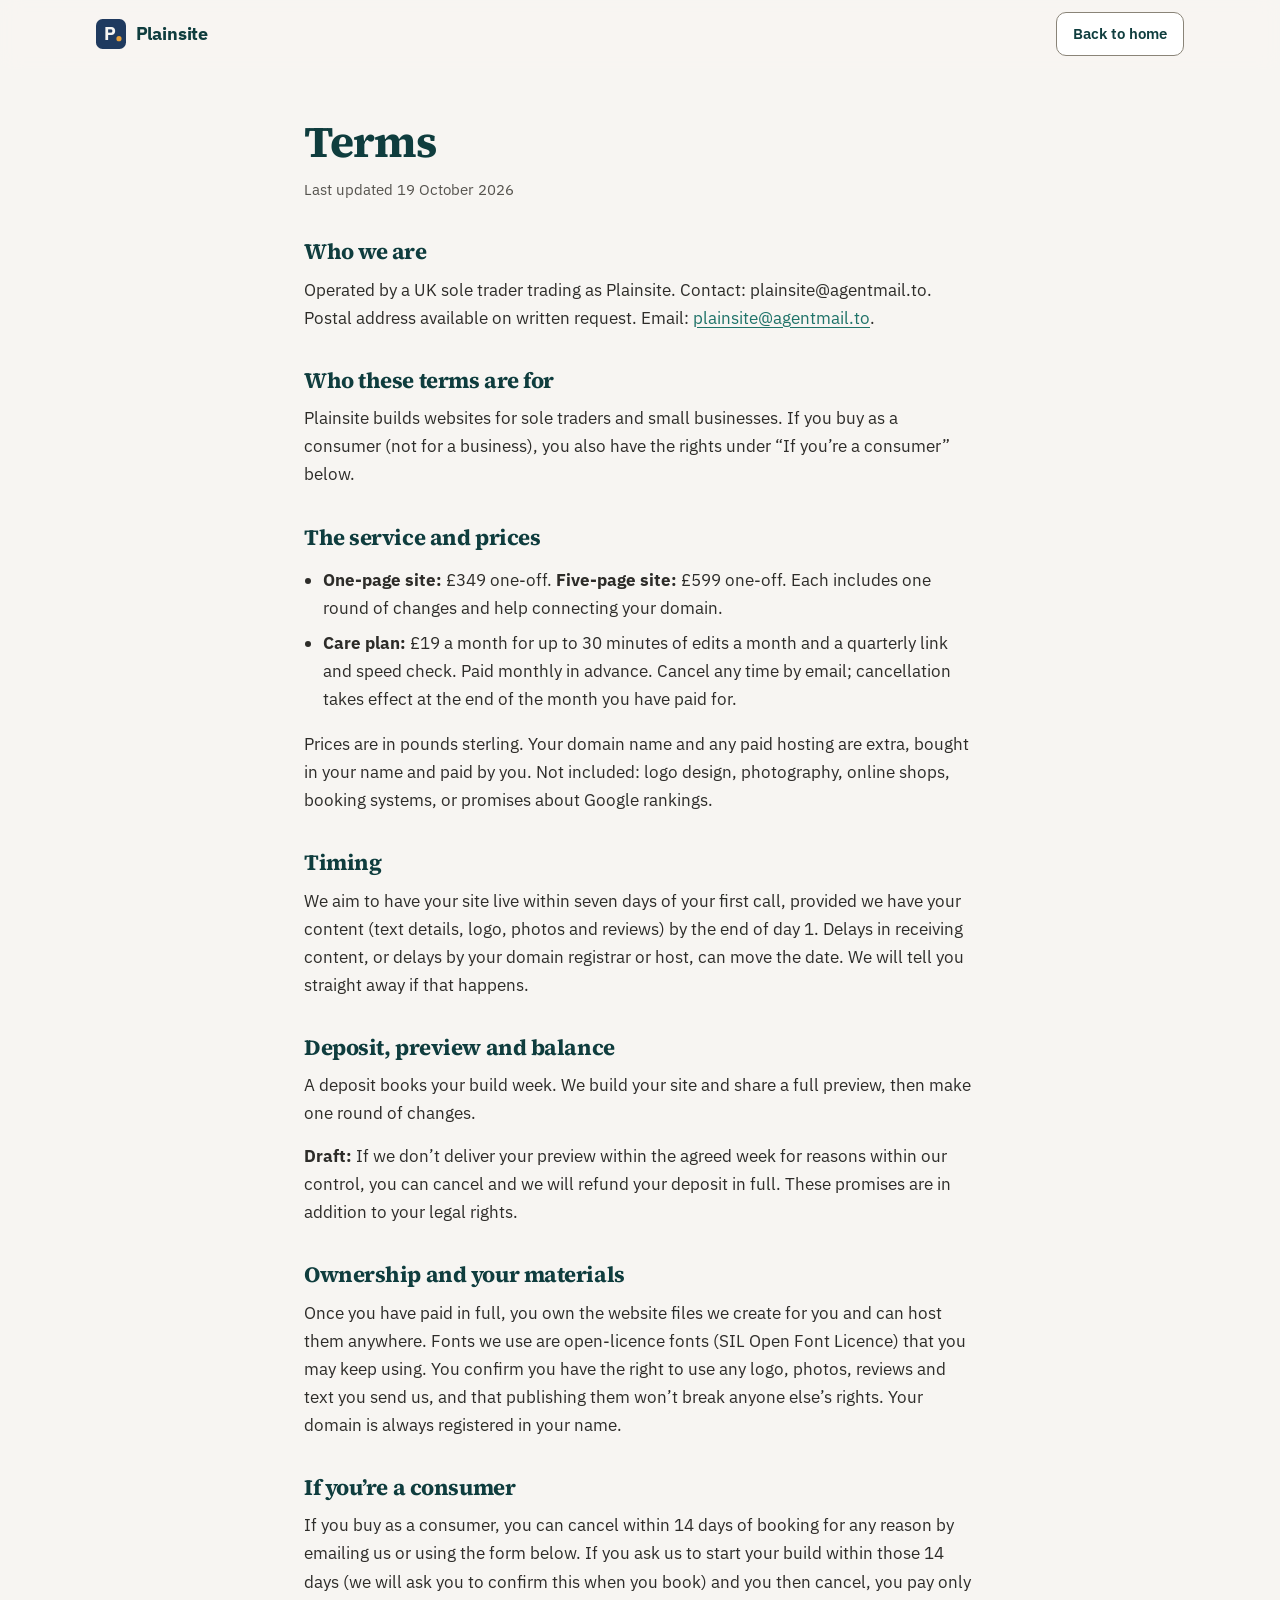
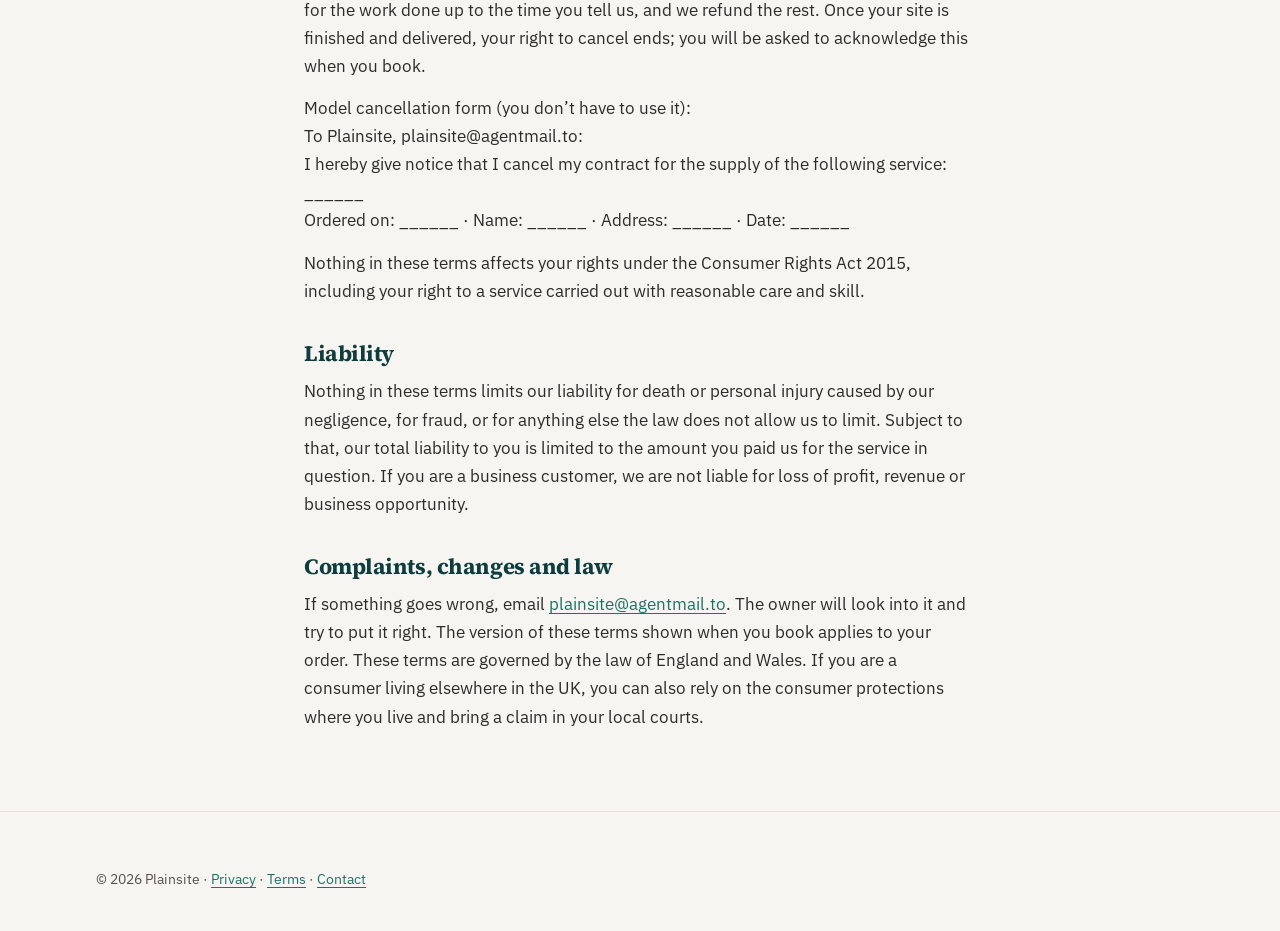
<file: terms.html>
<!doctype html>
<html lang="en-GB">
<head>
  <meta charset="utf-8">
  <meta name="viewport" content="width=device-width, initial-scale=1">
  <meta http-equiv="Content-Security-Policy" content="default-src 'self'; img-src 'self' data: https://localreplyloop.goatcounter.com; style-src 'self'; script-src 'self'; font-src 'self'; form-action 'self'; base-uri 'self'; object-src 'none'">
  <meta name="referrer" content="strict-origin-when-cross-origin">
  <title>Terms — Plainsite</title>
  <meta name="description" content="Terms for Plainsite: prices, refunds, what the service is and is not, and liability.">
  <meta name="theme-color" content="#1F3A5F">
  <meta property="og:type" content="website">
  <meta property="og:title" content="Terms — Plainsite">
  <meta property="og:description" content="Terms for Plainsite: prices, refunds, what the service is and is not, and liability.">
  <meta property="og:image" content="https://evanturner557-del.github.io/plainsite/assets/og.png">
  <meta property="og:image:width" content="1200">
  <meta property="og:image:height" content="630">
  <meta property="og:image:alt" content="Plainsite logo with the headline: A proper website for your business, live in a week.">
  <meta property="og:site_name" content="Plainsite">
  <meta property="og:locale" content="en_GB">
  <meta property="og:url" content="https://evanturner557-del.github.io/plainsite/terms.html">
  <meta name="twitter:card" content="summary_large_image">
  <meta name="twitter:title" content="Terms — Plainsite">
  <meta name="twitter:description" content="Terms for Plainsite: prices, refunds, what the service is and is not, and liability.">
  <meta name="twitter:image" content="https://evanturner557-del.github.io/plainsite/assets/og.png">
  <meta name="twitter:image:alt" content="Plainsite logo with the headline: A proper website for your business, live in a week.">
  <link rel="canonical" href="https://evanturner557-del.github.io/plainsite/terms.html">
  <link rel="icon" href="assets/favicon.svg" type="image/svg+xml">
  <link rel="stylesheet" href="_shared/kit.css">
  <link rel="stylesheet" href="assets/site.css">
  <script src="assets/config.js"></script>
  <script src="assets/analytics.js" defer></script>
  <script src="_shared/kit.js" defer></script>
</head>
<body>
<a class="skip-link" href="#main">Skip to content</a>
<header class="site-header"><div class="container"><a class="brand" href="./"><svg viewBox="0 0 64 64" aria-hidden="true"><rect width="64" height="64" rx="14" fill="#1F3A5F"/><text x="30" y="45" text-anchor="middle" font-family="Source Serif 4, Georgia, serif" font-weight="700" font-size="38" fill="#F7F5F2">P</text><circle cx="49" cy="42" r="5.5" fill="#E9A23B"/></svg>Plainsite</a><a class="btn btn--ghost btn--sm x-s1" href="./">Back to home</a></div></header>
<main id="main" class="legal"><div class="container"><h1>Terms</h1><p class="updated">Last updated 19 October 2026</p>
<h2>Who we are</h2>
<p><span>Operated by a UK sole trader trading as Plainsite. Contact: plainsite@agentmail.to. Postal address available on written request.</span> Email: <a href="mailto:plainsite@agentmail.to">plainsite@agentmail.to</a>.</p>
<h2>Who these terms are for</h2>
<p>Plainsite builds websites for sole traders and small businesses. If you buy as a consumer (not for a business), you also have the rights under “If you’re a consumer” below.</p>
<h2>The service and prices</h2>
<ul>
  <li><strong>One-page site:</strong> £349 one-off. <strong>Five-page site:</strong> £599 one-off. Each includes one round of changes and help connecting your domain.</li>
  <li><strong>Care plan:</strong> £19 a month for up to 30 minutes of edits a month and a quarterly link and speed check. Paid monthly in advance. Cancel any time by email; cancellation takes effect at the end of the month you have paid for.</li>
</ul>
<p>Prices are in pounds sterling. Your domain name and any paid hosting are extra, bought in your name and paid by you. Not included: logo design, photography, online shops, booking systems, or promises about Google rankings.</p>
<h2>Timing</h2>
<p>We aim to have your site live within seven days of your first call, provided we have your content (text details, logo, photos and reviews) by the end of day 1. Delays in receiving content, or delays by your domain registrar or host, can move the date. We will tell you straight away if that happens.</p>
<h2 id="refunds">Deposit, preview and balance</h2>
<p>A deposit books your build week. We build your site and share a full preview, then make one round of changes.</p>
<p><strong>Draft:</strong> If we don’t deliver your preview within the agreed week for reasons within our control, you can cancel and we will refund your deposit in full. These promises are in addition to your legal rights.</p>
<h2>Ownership and your materials</h2>
<p>Once you have paid in full, you own the website files we create for you and can host them anywhere. Fonts we use are open-licence fonts (SIL Open Font Licence) that you may keep using. You confirm you have the right to use any logo, photos, reviews and text you send us, and that publishing them won’t break anyone else’s rights. Your domain is always registered in your name.</p>
<h2>If you’re a consumer</h2>
<p>If you buy as a consumer, you can cancel within 14 days of booking for any reason by emailing us or using the form below. If you ask us to start your build within those 14 days (we will ask you to confirm this when you book) and you then cancel, you pay only for the work done up to the time you tell us, and we refund the rest. Once your site is finished and delivered, your right to cancel ends; you will be asked to acknowledge this when you book.</p>
<p>Model cancellation form (you don’t have to use it):<br>
To Plainsite, plainsite@agentmail.to:<br>
I hereby give notice that I cancel my contract for the supply of the following service: ______<br>
Ordered on: ______ · Name: ______ · Address: ______ · Date: ______</p>
<p>Nothing in these terms affects your rights under the Consumer Rights Act 2015, including your right to a service carried out with reasonable care and skill.</p>
<h2>Liability</h2>
<p>Nothing in these terms limits our liability for death or personal injury caused by our negligence, for fraud, or for anything else the law does not allow us to limit. Subject to that, our total liability to you is limited to the amount you paid us for the service in question. If you are a business customer, we are not liable for loss of profit, revenue or business opportunity.</p>
<h2>Complaints, changes and law</h2>
<p>If something goes wrong, email <a href="mailto:plainsite@agentmail.to">plainsite@agentmail.to</a>. The owner will look into it and try to put it right. The version of these terms shown when you book applies to your order. These terms are governed by the law of England and Wales. If you are a consumer living elsewhere in the UK, you can also rely on the consumer protections where you live and bring a claim in your local courts.</p>

</div></main>
<footer class="site-footer"><div class="container"><div class="footer-base x-s4">
      <span>© <span data-year>2026</span> Plainsite · <a href="privacy.html">Privacy</a> · <a href="terms.html">Terms</a> · <a href="./#contact">Contact</a></span></div></div></footer>
</body>
</html>
</file>
<file: _shared/kit.css>
@font-face { font-family: "IBM Plex Sans"; font-style: normal; font-weight: 400; font-display: swap; src: url("fonts/ibm-plex-sans-latin-400-normal.woff2") format("woff2"); }
@font-face { font-family: "IBM Plex Sans"; font-style: normal; font-weight: 500; font-display: swap; src: url("fonts/ibm-plex-sans-latin-500-normal.woff2") format("woff2"); }
@font-face { font-family: "IBM Plex Sans"; font-style: normal; font-weight: 600; font-display: swap; src: url("fonts/ibm-plex-sans-latin-600-normal.woff2") format("woff2"); }
@font-face { font-family: "IBM Plex Sans"; font-style: normal; font-weight: 700; font-display: swap; src: url("fonts/ibm-plex-sans-latin-700-normal.woff2") format("woff2"); }
@font-face { font-family: "Source Serif 4"; font-style: normal; font-weight: 600; font-display: swap; src: url("fonts/source-serif-4-latin-600-normal.woff2") format("woff2"); }
@font-face { font-family: "Source Serif 4"; font-style: normal; font-weight: 700; font-display: swap; src: url("fonts/source-serif-4-latin-700-normal.woff2") format("woff2"); }
@font-face { font-family: "IBM Plex Mono"; font-style: normal; font-weight: 500; font-display: swap; src: url("fonts/ibm-plex-mono-latin-500-normal.woff2") format("woff2"); }

:root {
  --ink: #0F3D3E;
  --ink-deep: #0A2C2D;
  --accent: #2A9D8F;
  --accent-strong: #1E7268;
  --accent-soft: #E3F1EE;
  --bg: #F7F5F2;
  --surface: #FFFFFF;
  --tint: #EFEBE4;
  --text: #1A1A1A;
  --muted: #55534E;
  --line: #E4E0D8;
  --line-strong: #CFC8BB;
  --line-input: #8A8478; --warn: #9A4A07;
  --warn-soft: #FBF1E4;
  --ok: #1F7A4C;
  --ok-soft: #E4F2EA;
  --serif: "Source Serif 4", ui-serif, Georgia, serif;
  --sans: "IBM Plex Sans", ui-sans-serif, system-ui, -apple-system, "Segoe UI", sans-serif;
  --mono: "IBM Plex Mono", ui-monospace, monospace;
  --r: 10px;
  --r-lg: 16px;
  --container: 72rem;
  --shadow-1: 0 1px 2px rgba(15,61,62,.06), 0 1px 1px rgba(15,61,62,.04);
  --shadow-2: 0 1px 2px rgba(26,26,26,.05), 0 12px 32px -8px rgba(15,61,62,.14);
  --shadow-3: 0 2px 4px rgba(26,26,26,.04), 0 24px 60px -12px rgba(15,61,62,.22);
  --ease: cubic-bezier(.22,1,.36,1);
}

*, *::before, *::after { box-sizing: border-box; }
html { -webkit-text-size-adjust: 100%; scroll-behavior: smooth; scroll-padding-top: 5rem; }
@media (prefers-reduced-motion: reduce) { html { scroll-behavior: auto; } *, *::before, *::after { transition: none !important; animation: none !important; } }
body { margin: 0; background: var(--bg); color: var(--text); font: 400 1.0625rem/1.65 var(--sans); -webkit-font-smoothing: antialiased; text-rendering: optimizeLegibility; }
img, svg { display: block; max-width: 100%; }
a { color: var(--accent-strong); text-underline-offset: .18em; text-decoration-thickness: 1px; }
a:hover { color: var(--ink); }
:focus-visible { outline: 3px solid var(--accent); outline-offset: 2px; border-radius: 4px; }
h1, h2, h3 { font-family: var(--serif); color: var(--ink); letter-spacing: -.02em; line-height: 1.12; margin: 0; font-weight: 700; }
h3 { font-family: var(--sans); font-size: 1.0625rem; letter-spacing: -.005em; line-height: 1.35; font-weight: 600; }
p { margin: 0; }
.container { width: 100%; max-width: var(--container); margin: 0 auto; padding: 0 1.25rem; }
@media (min-width: 48rem) { .container { padding: 0 2rem; } }
.sr-only { position: absolute; width: 1px; height: 1px; overflow: hidden; clip: rect(0 0 0 0); white-space: nowrap; }
.skip-link { position: absolute; left: 1rem; top: -4rem; z-index: 100; background: var(--ink); color: #fff; padding: .75rem 1rem; border-radius: var(--r); font-weight: 600; }
.skip-link:focus { top: 1rem; color: #fff; }

.announce { background: var(--ink); color: #DCE8E6; font-size: .875rem; }
.announce .container { display: flex; gap: .5rem; align-items: center; justify-content: center; min-height: 2.5rem; text-align: center; padding-top: .35rem; padding-bottom: .35rem; }
.announce strong { color: #fff; font-weight: 600; }
.announce a { color: #fff; }
.dot { width: .5rem; height: .5rem; border-radius: 50%; background: #F2B872; flex: none; box-shadow: 0 0 0 3px rgba(242,184,114,.25); }

.site-header { position: sticky; top: 0; z-index: 50; background: rgba(247,245,242,.88); backdrop-filter: saturate(1.4) blur(10px); -webkit-backdrop-filter: saturate(1.4) blur(10px); border-bottom: 1px solid transparent; transition: border-color .2s; }
.site-header.is-scrolled { border-bottom-color: var(--line); }
.site-header .container { display: flex; align-items: center; gap: 1.5rem; min-height: 4.25rem; }
.brand { display: inline-flex; align-items: center; gap: .6rem; color: var(--ink); text-decoration: none; font-weight: 700; font-size: 1.125rem; letter-spacing: -.01em; min-height: 44px; }
.brand svg { width: 30px; height: 30px; flex: none; }
.nav { display: none; margin-left: auto; gap: .25rem; align-items: center; }
.nav a { color: var(--text); text-decoration: none; font-size: .9375rem; font-weight: 500; padding: .6rem .8rem; border-radius: 8px; min-height: 44px; display: inline-flex; align-items: center; }
.nav a:hover { background: var(--tint); color: var(--ink); }
.site-header .header-cta { display: none; }
.nav-toggle { margin-left: auto; display: inline-flex; align-items: center; justify-content: center; width: 44px; height: 44px; border: 1px solid var(--line-input); background: var(--surface); border-radius: var(--r); cursor: pointer; color: var(--ink); }
.nav-toggle svg { width: 20px; height: 20px; }
.mobile-nav { display: none; border-top: 1px solid var(--line); background: var(--bg); }
.mobile-nav.is-open { display: block; }
.mobile-nav a { display: flex; align-items: center; min-height: 52px; padding: 0 1.25rem; color: var(--text); text-decoration: none; font-weight: 500; border-bottom: 1px solid var(--line); }
.mobile-nav .btn { margin: 1rem 1.25rem 1.25rem; display: flex; }
.mobile-nav .btn--primary, .mobile-nav .btn--primary:hover { color: #fff; }
@media (min-width: 60rem) {
  .nav { display: flex; }
  .site-header .header-cta { display: inline-flex; margin-left: .75rem; }
  .nav-toggle, .mobile-nav, .mobile-nav.is-open { display: none; }
}

.btn { display: inline-flex; align-items: center; justify-content: center; gap: .5rem; min-height: 48px; padding: .75rem 1.25rem; border-radius: var(--r); font: 600 1rem/1.2 var(--sans); text-decoration: none; border: 1px solid transparent; cursor: pointer; transition: background-color .15s var(--ease), box-shadow .15s var(--ease), transform .15s var(--ease), color .15s; white-space: nowrap; }
.btn--primary { background: var(--accent-strong); color: #fff; box-shadow: 0 1px 0 rgba(255,255,255,.15) inset, 0 1px 2px rgba(10,44,45,.25); }
.btn--primary:hover { background: var(--ink); color: #fff; transform: translateY(-1px); box-shadow: 0 6px 16px -4px rgba(15,61,62,.4); }
.btn--ghost { background: var(--surface); color: var(--ink); border-color: var(--line-input); }
.btn--ghost:hover { border-color: var(--ink); color: var(--ink); }
.btn--sm { min-height: 44px; padding: .55rem 1rem; font-size: .9375rem; }
.btn--block { width: 100%; }
.btn svg { width: 18px; height: 18px; }
.btn-row { display: flex; flex-wrap: wrap; gap: .75rem; }
.tag { display: inline-flex; align-items: center; gap: .4rem; font: 600 .75rem/1 var(--sans); letter-spacing: .06em; text-transform: uppercase; color: var(--accent-strong); background: var(--accent-soft); padding: .45rem .7rem; border-radius: 999px; }
.tag--warn { color: var(--warn); background: var(--warn-soft); }
.eyebrow { font: 600 .8125rem/1.2 var(--sans); letter-spacing: .08em; text-transform: uppercase; color: var(--accent-strong); margin-bottom: .9rem; display: block; }

.hero { padding: 3rem 0 3.5rem; position: relative; overflow: hidden; }
.hero::before { content: ""; position: absolute; inset: -30% -10% auto 40%; height: 620px; background: radial-gradient(closest-side, rgba(42,157,143,.14), transparent 70%); pointer-events: none; }
.hero__grid { display: grid; gap: 2.75rem; align-items: center; position: relative; }
.hero h1 { font-size: clamp(2.25rem, 6.2vw, 3.6rem); max-width: 18ch; }
.hero .lede { font-size: clamp(1.0625rem, 1.6vw, 1.2rem); color: var(--muted); margin-top: 1.25rem; max-width: 36rem; }
.hero .lede strong { color: var(--text); font-weight: 600; }
.hero .btn-row { margin-top: 1.75rem; }
@media (max-width: 39.99rem) { .hero .btn-row .btn { flex: 1 1 100%; } }
.nowrap { white-space: nowrap; }
.assurances { display: flex; flex-wrap: wrap; gap: .5rem 1.25rem; margin: 1.5rem 0 0; padding: 0; list-style: none; font-size: .9375rem; color: var(--muted); }
.assurances li { display: inline-flex; align-items: center; gap: .45rem; }
.assurances svg { width: 18px; height: 18px; color: var(--ok); flex: none; }
@media (min-width: 60rem) { .hero { padding: 4.5rem 0 5rem; } .hero__grid { grid-template-columns: 1.08fr .92fr; gap: 3.5rem; } }

.mock { position: relative; }
.mock__frame { background: var(--surface); border: 1px solid var(--line); border-radius: var(--r-lg); box-shadow: var(--shadow-3); padding: 1.1rem; }
.mock__bar { display: flex; align-items: center; justify-content: space-between; gap: .75rem; padding: .1rem .2rem .9rem; border-bottom: 1px solid var(--line); margin-bottom: 1rem; font-size: .8125rem; color: var(--muted); }
.mock__bar b { color: var(--ink); font-weight: 600; }
.review { border: 1px solid var(--line); border-radius: var(--r); padding: .95rem 1rem; background: #FCFBF9; }
.review__head { display: flex; align-items: center; gap: .65rem; margin-bottom: .45rem; }
.avatar { width: 32px; height: 32px; border-radius: 50%; display: grid; place-items: center; font: 600 .8125rem var(--sans); color: #fff; background: #7A6F5E; flex: none; }
.review__who { font-weight: 600; font-size: .9375rem; line-height: 1.2; }
.review__meta { font-size: .8125rem; color: var(--muted); }
.stars { display: inline-flex; gap: 1px; color: #C9821B; vertical-align: -2px; }
.stars svg { width: 14px; height: 14px; }
.stars .off { color: var(--line-input); }
.review p { font-size: .9375rem; line-height: 1.55; }
.draft { margin-top: .85rem; border: 1px solid #BFDDD7; background: var(--accent-soft); border-radius: var(--r); padding: .95rem 1rem; }
.draft__label { display: flex; align-items: center; justify-content: space-between; font: 600 .75rem/1 var(--sans); letter-spacing: .05em; text-transform: uppercase; color: var(--accent-strong); margin-bottom: .55rem; }
.draft p { font-size: .9375rem; line-height: 1.55; color: #17302F; }
.mock__actions { display: flex; gap: .6rem; margin-top: .9rem; align-items: center; }
.mock__actions .btn { min-height: 44px; font-size: .9375rem; }
.mock__note { margin-left: auto; font-size: .8125rem; color: var(--muted); }
.mock__caption { margin-top: 1.1rem; font-size: .8125rem; color: var(--muted); text-align: center; }
.float-chip { position: absolute; display: none; align-items: center; gap: .5rem; background: var(--surface); border: 1px solid var(--line); border-radius: 999px; padding: .5rem .85rem .5rem .55rem; box-shadow: var(--shadow-2); font-size: .8125rem; font-weight: 600; color: var(--ink); }
.float-chip i { width: 24px; height: 24px; border-radius: 50%; display: grid; place-items: center; background: var(--ok-soft); color: var(--ok); font-style: normal; }
@media (min-width: 60rem) { .float-chip { display: inline-flex; } .float-chip--a { left: -1.75rem; bottom: .9rem; } .float-chip--b { right: -1rem; top: -1rem; } }

.section { padding: 4.5rem 0; }
.section--tint { background: var(--surface); border-top: 1px solid var(--line); border-bottom: 1px solid var(--line); }
.section--ink { background: var(--ink); color: #DCE8E6; }
.section--ink h2, .section--ink h3 { color: #fff; }
.section-head { max-width: 42rem; margin-bottom: 2.5rem; }
.section-head h2 { font-size: clamp(1.75rem, 3.6vw, 2.5rem); }
.section-head p { color: var(--muted); margin-top: .9rem; font-size: 1.0625rem; }
.section--ink .section-head p { color: #B8C9C7; }
.center { text-align: center; margin-left: auto; margin-right: auto; }
@media (min-width: 60rem) { .section { padding: 6rem 0; } }

.grid { display: grid; gap: 1.25rem; }
@media (min-width: 40rem) { .grid--2, .grid--3 { grid-template-columns: repeat(2, 1fr); } }
@media (min-width: 60rem) { .grid--3 { grid-template-columns: repeat(3, 1fr); } }
.card { background: var(--surface); border: 1px solid var(--line); border-radius: var(--r-lg); padding: 1.5rem; box-shadow: var(--shadow-1); }
.card h3 { margin-bottom: .45rem; }
.card p { color: var(--muted); font-size: 1rem; }
.icon { width: 44px; height: 44px; border-radius: 12px; display: grid; place-items: center; background: var(--accent-soft); color: var(--accent-strong); margin-bottom: 1rem; }
.icon svg { width: 22px; height: 22px; }

.contrast { display: grid; gap: 1.25rem; }
@media (min-width: 48rem) { .contrast { grid-template-columns: 1fr 1fr; } }
.contrast .card--before { background: #FBFAF8; }
.contrast ul { list-style: none; margin: .75rem 0 0; padding: 0; display: grid; gap: .65rem; }
.contrast li { display: flex; gap: .6rem; align-items: flex-start; color: var(--text); font-size: 1rem; }
.contrast li svg { width: 20px; height: 20px; flex: none; margin-top: .15rem; }
.x { color: #A8452F; } .ok { color: var(--ok); }

.steps { display: grid; gap: 1.25rem; counter-reset: s; }
@media (min-width: 60rem) { .steps { grid-template-columns: repeat(3, 1fr); } }
.step { position: relative; padding: 1.5rem; border-radius: var(--r-lg); background: var(--surface); border: 1px solid var(--line); }
.step__n { font: 500 .8125rem/1 var(--mono); color: var(--accent-strong); background: var(--accent-soft); padding: .4rem .55rem; border-radius: 6px; display: inline-block; margin-bottom: 1rem; }
.step p { color: var(--muted); font-size: 1rem; }

.pricing { display: grid; gap: 1.25rem; align-items: stretch; }
@media (min-width: 60rem) { .pricing { grid-template-columns: repeat(3, 1fr); } }
.tier { position: relative; display: flex; flex-direction: column; background: var(--surface); border: 1px solid var(--line); border-radius: var(--r-lg); padding: 1.75rem 1.5rem 1.5rem; box-shadow: var(--shadow-1); }
.tier--featured { border: 2px solid var(--accent-strong); box-shadow: var(--shadow-2); }
.tier__badge { position: absolute; top: -.8rem; left: 1.5rem; background: var(--accent-strong); color: #fff; font: 600 .75rem/1 var(--sans); letter-spacing: .05em; text-transform: uppercase; padding: .45rem .7rem; border-radius: 999px; }
.tier h3 { font-size: 1.125rem; }
.tier__for { color: var(--muted); font-size: .9375rem; margin-top: .25rem; min-height: 2.9em; }
.price { display: flex; align-items: baseline; gap: .35rem; margin: 1.1rem 0 1.25rem; font-family: var(--serif); color: var(--ink); }
.price b { font-size: 2.75rem; line-height: 1; letter-spacing: -.03em; font-weight: 700; }
.price span { font: 500 .9375rem var(--sans); color: var(--muted); }
.checks { list-style: none; padding: 0; margin: 0 0 1.5rem; display: grid; gap: .6rem; font-size: .9688rem; }
.checks li { display: flex; gap: .6rem; align-items: flex-start; }
.checks svg { width: 18px; height: 18px; color: var(--ok); flex: none; margin-top: .2rem; }
.tier .cta-wrap { margin-top: auto; }
.test-note { display: flex; gap: .45rem; align-items: flex-start; margin-top: .75rem; font-size: .8125rem; color: var(--warn); line-height: 1.45; }
.test-note svg { width: 16px; height: 16px; flex: none; margin-top: .1rem; }
.tier .sub { margin-top: .75rem; font-size: .8125rem; color: var(--muted); text-align: center; }
.guarantee { margin-top: 1.5rem; display: grid; gap: 1rem; align-items: center; background: var(--surface); border: 1px dashed var(--line-strong); border-radius: var(--r-lg); padding: 1.25rem 1.5rem; }
@media (min-width: 48rem) { .guarantee { grid-template-columns: auto 1fr auto; } }
.guarantee .icon { margin: 0; background: var(--ok-soft); color: var(--ok); }
.guarantee p { color: var(--muted); font-size: .9688rem; }
.guarantee strong { color: var(--text); }
.fineprint { font-size: .875rem; color: var(--muted); margin-top: 1rem; }

.compare { width: 100%; border-collapse: separate; border-spacing: 0; background: var(--surface); border: 1px solid var(--line); border-radius: var(--r-lg); overflow: hidden; font-size: .9688rem; }
.compare th, .compare td { padding: .9rem 1rem; text-align: left; border-bottom: 1px solid var(--line); vertical-align: top; }
.compare thead th { background: #FBFAF8; font-weight: 600; color: var(--ink); font-size: .875rem; }
.compare tbody tr:last-child td, .compare tbody tr:last-child th { border-bottom: 0; }
.compare tbody th { font-weight: 600; color: var(--text); }
.compare .us { background: rgba(227,241,238,.45); }
.table-scroll { overflow-x: auto; -webkit-overflow-scrolling: touch; border-radius: var(--r-lg); }
.table-scroll .compare { min-width: 40rem; }

.checker { display: grid; gap: 1.5rem; }
@media (min-width: 60rem) { .checker { grid-template-columns: 1.2fr .8fr; align-items: start; } }
.checker fieldset { border: 0; margin: 0; padding: 0; display: grid; gap: .6rem; }
.checker legend { font-weight: 600; margin-bottom: .75rem; color: var(--ink); }
.check-row { display: flex; gap: .8rem; align-items: flex-start; padding: .85rem 1rem; border: 1px solid var(--line); border-radius: var(--r); background: var(--surface); cursor: pointer; min-height: 52px; }
.check-row:hover { border-color: var(--line-strong); }
.check-row input { width: 20px; height: 20px; margin: .15rem 0 0; accent-color: var(--accent-strong); flex: none; }
.check-row span { font-size: .9688rem; }
.score { position: sticky; top: 6rem; text-align: center; }
.score .score__num { font: 700 3.5rem/1 var(--serif); color: var(--ink); letter-spacing: -.03em; }
.score__bar { height: 8px; background: var(--tint); border-radius: 999px; overflow: hidden; margin: 1rem 0; }
.score__bar i { display: block; height: 100%; width: 0; background: var(--accent-strong); border-radius: 999px; transition: width .3s var(--ease); }
.score p { color: var(--muted); font-size: .9375rem; }

.faq { display: grid; gap: .75rem; max-width: 48rem; }
.faq details { background: var(--surface); border: 1px solid var(--line); border-radius: var(--r); }
.faq summary { list-style: none; cursor: pointer; padding: 1.1rem 1.25rem; font-weight: 600; display: flex; justify-content: space-between; align-items: center; gap: 1rem; min-height: 56px; }
.faq summary::-webkit-details-marker { display: none; }
.faq summary::after { content: ""; width: 10px; height: 10px; border-right: 2px solid var(--ink); border-bottom: 2px solid var(--ink); transform: rotate(45deg); transition: transform .2s var(--ease); flex: none; margin-top: -4px; }
.faq details[open] summary::after { transform: rotate(-135deg); margin-top: 4px; }
.faq details p { padding: 0 1.25rem 1.2rem; color: var(--muted); }

.note-card { display: grid; gap: 1.5rem; align-items: center; background: var(--surface); border: 1px solid var(--line); border-radius: var(--r-lg); padding: 2rem; }
@media (min-width: 60rem) { .note-card { grid-template-columns: 1fr 1fr; padding: 2.5rem; } }
.note-card blockquote { margin: 0; font: 600 1.35rem/1.4 var(--serif); color: var(--ink); letter-spacing: -.01em; }
.promise-list { list-style: none; margin: 0; padding: 0; display: grid; gap: .7rem; }
.promise-list li { display: flex; gap: .6rem; align-items: flex-start; }
.promise-list svg { width: 20px; height: 20px; color: var(--ok); flex: none; margin-top: .15rem; }

.contact-grid { display: grid; gap: 2rem; }
@media (min-width: 60rem) { .contact-grid { grid-template-columns: .85fr 1.15fr; gap: 3rem; } }
.form { display: grid; gap: 1rem; background: var(--surface); border: 1px solid var(--line); border-radius: var(--r-lg); padding: 1.5rem; box-shadow: var(--shadow-1); }
@media (min-width: 40rem) { .form .row-2 { display: grid; grid-template-columns: 1fr 1fr; gap: 1rem; } }
.field { display: grid; gap: .4rem; }
.field label { font-weight: 600; font-size: .9375rem; }
.field input, .field select, .field textarea { width: 100%; font: 400 1rem/1.4 var(--sans); color: var(--text); background: #FDFCFB; border: 1px solid var(--line-input); border-radius: 8px; padding: .75rem .85rem; min-height: 48px; }
.field textarea { min-height: 7.5rem; resize: vertical; }
.field input:focus, .field select:focus, .field textarea:focus { outline: none; border-color: var(--accent-strong); box-shadow: 0 0 0 3px rgba(42,157,143,.22); }
.field input:focus-visible, .field select:focus-visible, .field textarea:focus-visible { outline: 3px solid var(--accent); outline-offset: 2px; }
.hint { font-size: .8125rem; color: var(--muted); }
.form-status { display: none; padding: .9rem 1rem; border-radius: 8px; background: var(--ok-soft); color: #174F33; font-size: .9375rem; }
.form-status.is-visible { display: block; }
.contact-points { list-style: none; padding: 0; margin: 1.5rem 0 0; display: grid; gap: 1rem; }
.contact-points li { display: flex; gap: .8rem; align-items: flex-start; }
.contact-points .icon { margin: 0; width: 40px; height: 40px; }
.contact-points b { display: block; color: var(--text); }
.contact-points span { color: var(--muted); font-size: .9375rem; }

.final-cta { text-align: center; }
.final-cta h2 { font-size: clamp(1.9rem, 4vw, 2.75rem); color: #fff; max-width: 22ch; margin: 0 auto; }
.final-cta p { color: #B8C9C7; margin: 1rem auto 0; max-width: 34rem; }
.final-cta .btn-row { justify-content: center; margin-top: 2rem; }
.btn--light { background: #fff; color: var(--ink); }
.btn--light:hover { background: var(--accent-soft); color: var(--ink); }
.btn--outline-light { border-color: rgba(255,255,255,.5); color: #fff; background: transparent; }
.btn--outline-light:hover { border-color: #fff; color: #fff; }

.site-footer { padding: 3.5rem 0 2.5rem; border-top: 1px solid var(--line); font-size: .9375rem; color: var(--muted); }
.footer-grid { display: grid; gap: 2rem; }
@media (min-width: 48rem) { .footer-grid { grid-template-columns: 1.5fr 1fr 1fr; } }
.site-footer h2 { font: 600 .8125rem/1 var(--sans); letter-spacing: .06em; text-transform: uppercase; color: var(--ink); margin-bottom: 1rem; }
.site-footer ul { list-style: none; padding: 0; margin: 0; display: grid; gap: .1rem; }
.site-footer ul a { color: var(--muted); text-decoration: none; display: inline-flex; min-height: 44px; align-items: center; }
.site-footer ul a:hover { color: var(--ink); text-decoration: underline; }
.footer-base { margin-top: 2.5rem; padding-top: 1.5rem; border-top: 1px solid var(--line); display: flex; flex-wrap: wrap; gap: .5rem 1.5rem; justify-content: space-between; font-size: .875rem; }

.legal { padding: 3rem 0 5rem; }
.legal .container { max-width: 46rem; }
.legal h1 { font-size: clamp(2rem, 5vw, 2.75rem); }
.legal .updated { color: var(--muted); margin: .75rem 0 2rem; font-size: .9375rem; }
.legal h2 { font-size: 1.375rem; margin: 2.25rem 0 .75rem; }
.legal p, .legal li { color: #2D2C29; }
.legal p + p { margin-top: .9rem; }
.legal ul { padding-left: 1.2rem; display: grid; gap: .4rem; }
.callout { background: var(--warn-soft); border: 1px solid #EBD3B3; border-radius: var(--r); padding: 1rem 1.25rem; color: #5B3A12; font-size: .9375rem; }

.paused-banner { display: none; background: var(--warn); color: #fff; text-align: center; padding: .75rem 1rem; font-weight: 600; }
html[data-paused="true"] .paused-banner { display: block; }
html[data-paused="true"] [data-cta="checkout"] { pointer-events: none; opacity: .5; }

.reveal { opacity: 1; transform: none; }
.js .reveal { opacity: 0; transform: translateY(12px); transition: opacity .5s var(--ease), transform .5s var(--ease); }
.js .reveal.is-in { opacity: 1; transform: none; }

.browser { background: var(--surface); border: 1px solid var(--line); border-radius: var(--r-lg); box-shadow: var(--shadow-3); overflow: hidden; }
.browser__bar { display: flex; align-items: center; gap: .5rem; padding: .7rem .9rem; background: #FBFAF8; border-bottom: 1px solid var(--line); }
.browser__bar i { width: 10px; height: 10px; border-radius: 50%; background: var(--line-strong); }
.browser__url { margin-left: .5rem; flex: 1; background: var(--surface); border: 1px solid var(--line); border-radius: 999px; padding: .3rem .8rem; font: 500 .8125rem var(--mono); color: var(--muted); }
.browser__body { padding: 1.5rem 1.5rem 1.75rem; }
.browser__nav { display: flex; justify-content: space-between; align-items: center; font-size: .8125rem; color: var(--muted); margin-bottom: 1.5rem; }
.browser__nav b { color: var(--ink); font-size: .9375rem; }
.browser__h { font: 700 1.6rem/1.15 var(--serif); color: var(--ink); letter-spacing: -.02em; }
.browser__p { color: var(--muted); font-size: .9375rem; margin-top: .6rem; }
.browser__cta { display: inline-flex; margin-top: 1rem; background: var(--accent-strong); color: #fff; border-radius: 8px; padding: .55rem .9rem; font-weight: 600; font-size: .875rem; }
.browser__tiles { display: grid; grid-template-columns: repeat(3, 1fr); gap: .6rem; margin-top: 1.25rem; }
.browser__tiles span { height: 56px; border-radius: 8px; background: var(--tint); }
.sheet { background: var(--surface); border: 1px solid var(--line); border-radius: var(--r-lg); box-shadow: var(--shadow-3); overflow: hidden; font-size: .875rem; }
.sheet__head { display: flex; justify-content: space-between; align-items: center; padding: .8rem 1rem; border-bottom: 1px solid var(--line); background: #FBFAF8; }
.sheet__head b { color: var(--ink); }
.sheet__tabs { display: flex; gap: .25rem; padding: .5rem .75rem 0; border-bottom: 1px solid var(--line); background: #FBFAF8; }
.sheet__tabs span { padding: .45rem .7rem; border-radius: 6px 6px 0 0; font-size: .8125rem; color: var(--muted); }
.sheet__tabs span.on { background: var(--surface); color: var(--ink); font-weight: 600; border: 1px solid var(--line); border-bottom-color: var(--surface); margin-bottom: -1px; }
.sheet table { width: 100%; border-collapse: collapse; }
.sheet th, .sheet td { text-align: left; padding: .7rem 1rem; border-bottom: 1px solid var(--line); }
.sheet th { font: 600 .75rem var(--sans); text-transform: uppercase; letter-spacing: .05em; color: var(--muted); background: #FDFCFB; }
.sheet td:first-child { font-weight: 600; color: var(--ink); }
.flag { display: inline-block; padding: .2rem .5rem; border-radius: 999px; background: var(--warn-soft); color: var(--warn); font-size: .75rem; font-weight: 600; }
.flag--ok { background: var(--ok-soft); color: var(--ok); }
.calc { background: var(--surface); border: 1px solid var(--line); border-radius: var(--r-lg); box-shadow: var(--shadow-3); padding: 1.5rem; display: grid; gap: 1rem; }
.calc .field input { font-size: 1.0625rem; }
.calc__out { background: var(--accent-soft); border-radius: var(--r); padding: 1.1rem 1.2rem; }
.calc__out small { display: block; font: 600 .75rem var(--sans); letter-spacing: .06em; text-transform: uppercase; color: var(--accent-strong); }
.calc__out strong { display: block; font: 700 2.25rem/1.1 var(--serif); color: var(--ink); letter-spacing: -.02em; margin-top: .3rem; }
.calc__out p { font-size: .9375rem; color: #17302F; margin-top: .35rem; }
.soon { display: inline-flex; align-items: center; gap: .4rem; font-size: .8125rem; color: var(--muted); margin-top: .75rem; }

.launch-state { display: flex; align-items: center; justify-content: center; gap: .5rem; margin: 0; padding: .8rem 1rem; border: 1px dashed #BFDDD7; border-radius: 999px; background: var(--accent-soft); color: var(--accent-strong); font: 600 .9375rem/1.2 var(--sans); text-align: center; }
.launch-state svg { width: 18px; height: 18px; flex: none; }
.launch-card { max-width: 56rem; margin: 0 auto; text-align: center; background: var(--surface); border: 1px solid var(--line); border-radius: var(--r-lg); padding: clamp(1.75rem, 4vw, 3rem); box-shadow: var(--shadow-2); }
.launch-card h2 { font-size: clamp(1.75rem, 3.6vw, 2.5rem); }
.launch-card > p { color: var(--muted); margin: .9rem auto 0; max-width: 36rem; font-size: 1.0625rem; }
.launch-facts { list-style: none; padding: 0; margin: 1.75rem 0 0; display: grid; gap: .75rem; text-align: left; }
@media (min-width: 720px) { .launch-facts { grid-template-columns: repeat(3, 1fr); } }
.launch-facts li { display: flex; gap: .7rem; align-items: flex-start; font-size: .9375rem; color: var(--text); background: var(--bg); border-radius: 12px; padding: .85rem .9rem; }
.launch-facts .icon { width: 34px; height: 34px; border-radius: 10px; margin: 0; flex: none; }
.launch-facts .icon svg { width: 18px; height: 18px; }

.section--ink a:not(.btn){color:#fff;text-decoration:underline}
.pricing--single { max-width: 30rem; margin-inline: auto; }
@media (min-width: 60rem) { .pricing.pricing--single { grid-template-columns: 1fr; } }
.tier-more { max-width: 64rem; margin: 1.25rem auto 0; text-align: center; color: var(--muted); font-size: .9375rem; line-height: 1.6; }
.tier-more a { font-weight: 600; white-space: nowrap; }

.site-header .header-link { display: inline-flex; color: var(--ink); font-weight: 600; text-decoration: underline; text-underline-offset: .2em; min-height: 44px; align-items: center; padding: 0 .25rem; }
@media (max-width: 59.99rem) { .site-header .header-link { display: none; } }
.btn-row .text-link { display: inline-flex; align-items: center; min-height: 48px; padding: 0 .25rem; color: var(--ink); font-weight: 600; text-decoration: underline; text-underline-offset: .2em; }
.btn-row .text-link:hover, .site-header .header-link:hover { color: var(--accent-strong); }
</file>
<file: assets/site.css>
.x-s1{margin-left:auto !important}
.x-s2{font-size:1.125rem !important;color:var(--muted) !important}
.x-s3{margin-top:1.5rem !important}
.x-s4{margin-top:0 !important;border-top:0 !important;padding-top:0 !important}
.x-s5{position:absolute !important}
.x-s6{margin:0 !important}
.x-s7{margin-top:1.25rem !important}
.x-s8{font-size:clamp(1.75rem,3.6vw,2.5rem) !important}
.x-s9{color:var(--muted) !important;margin-top:.9rem !important}
.x-s10{margin-top:.75rem !important;max-width:22rem !important}

.demo-banner{position:sticky;top:0;z-index:50;background:var(--ink);color:#fff;text-align:center;font-weight:600;font-size:.9375rem;padding:.6rem 1rem}
</file>
